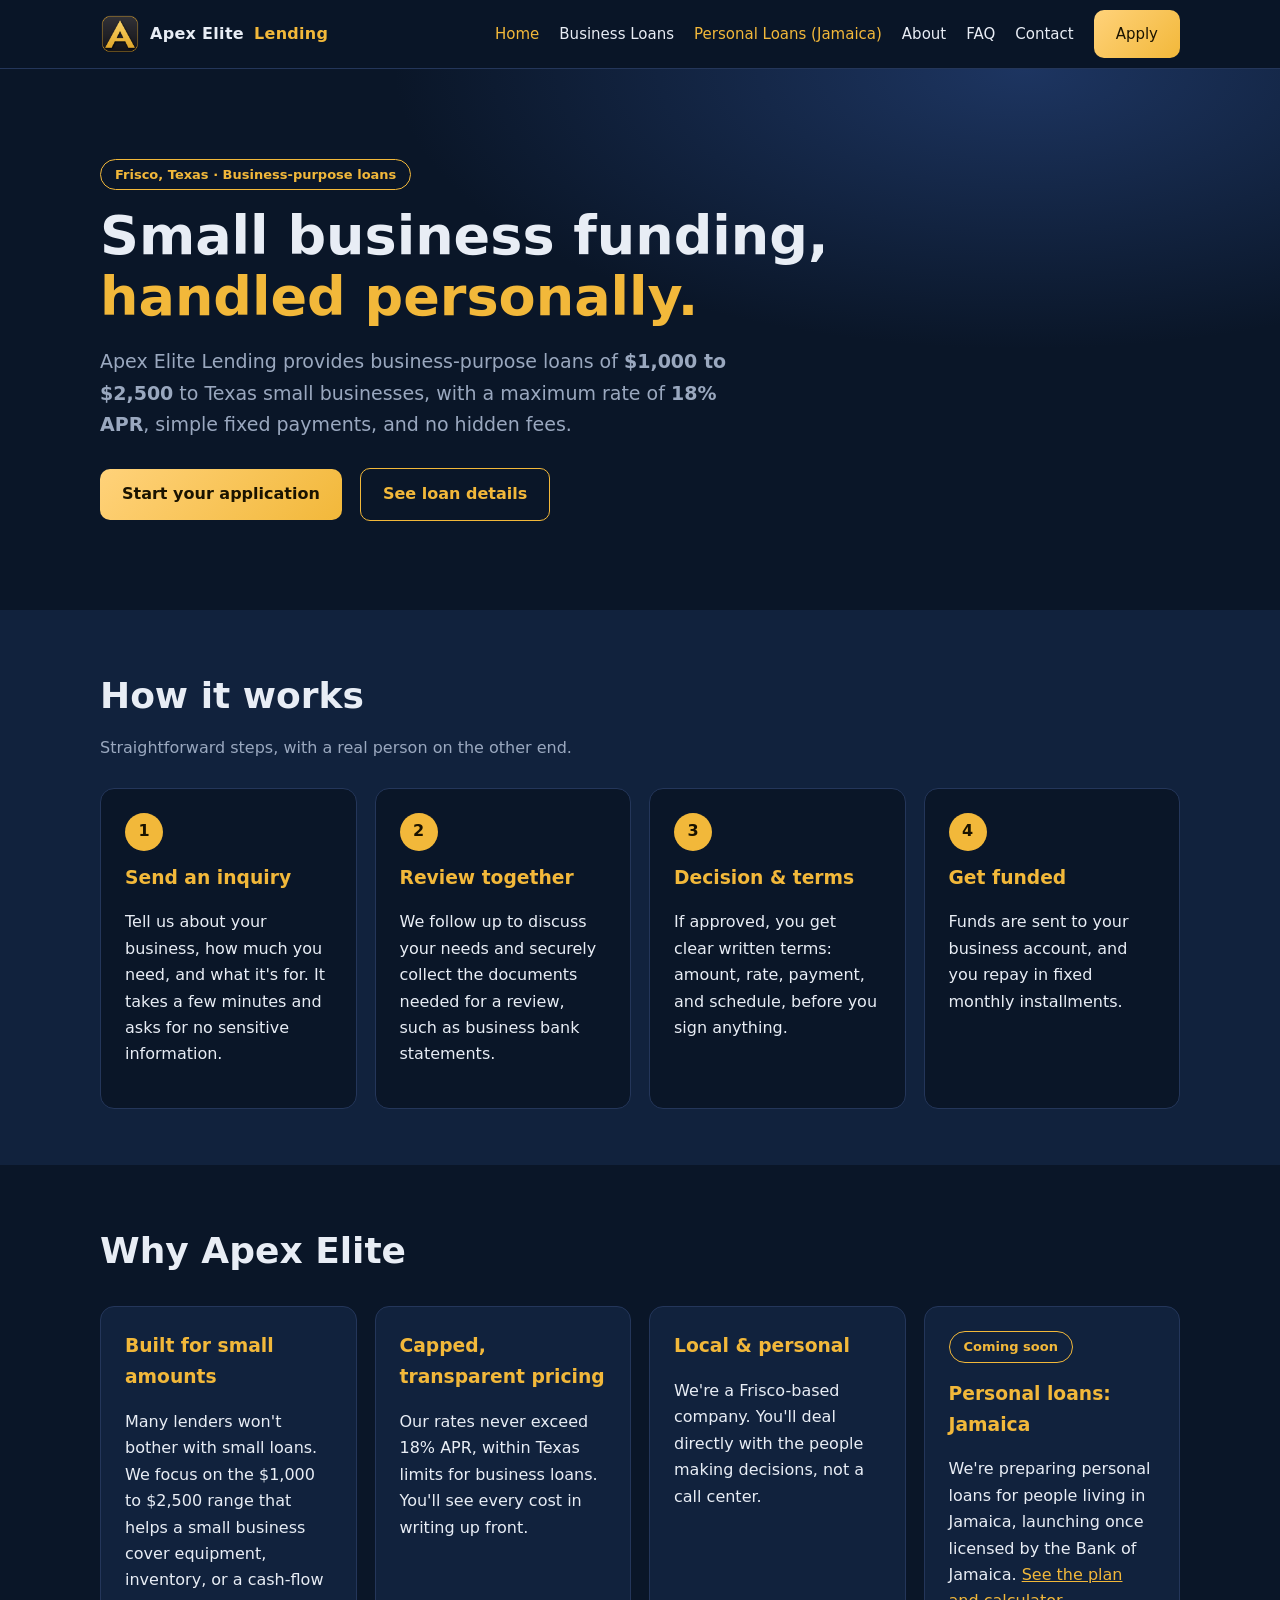
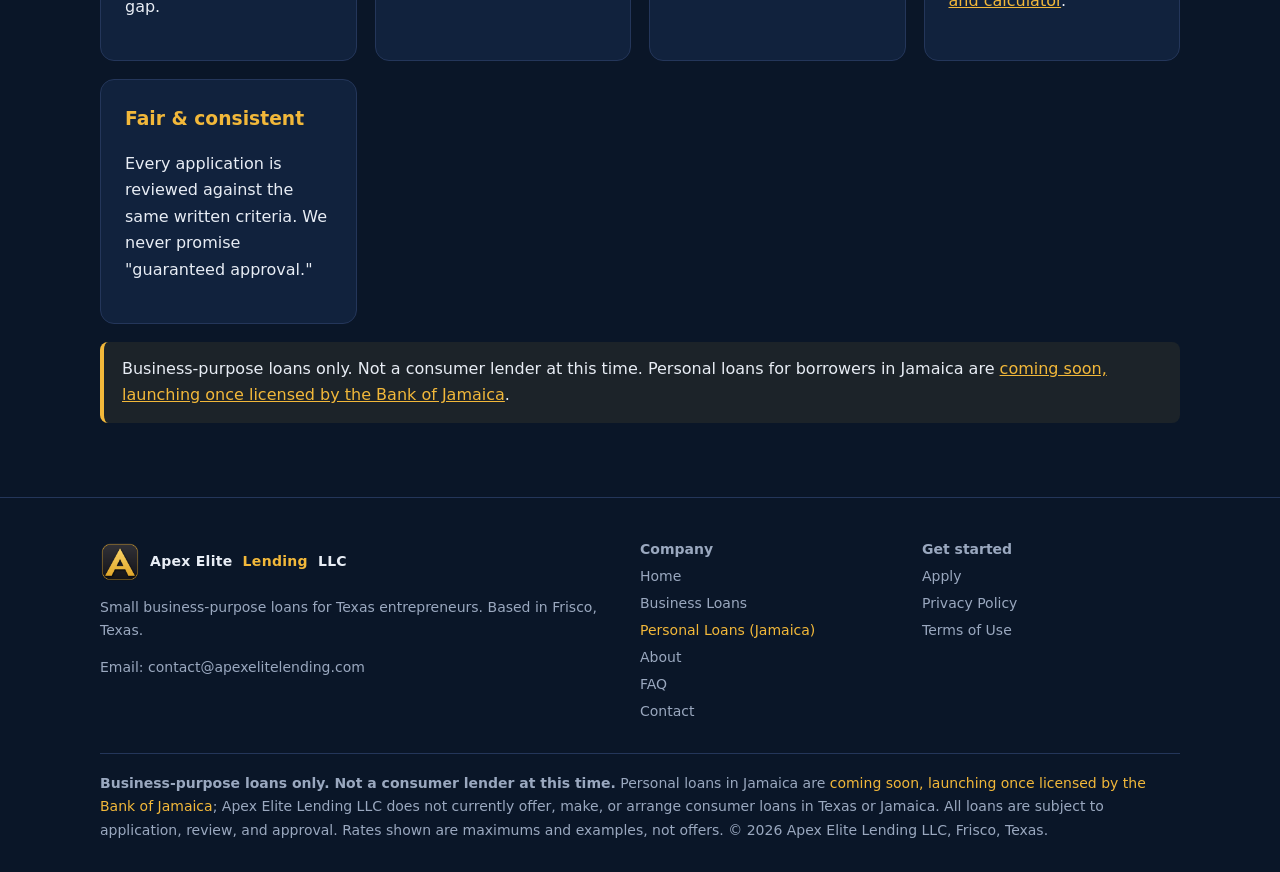
<file: index.html>
<!doctype html><html lang="en"><head><meta charset="utf-8"><meta name="viewport" content="width=device-width,initial-scale=1">
<title>Small Business Loans in Frisco, Texas | Apex Elite Lending LLC</title><meta name="description" content="Apex Elite Lending offers small business-purpose loans of $1,000 to $2,500 at no more than 18% APR."><meta name="theme-color" content="#0a1628">
<meta name="mobile-web-app-capable" content="yes"><meta name="apple-mobile-web-app-capable" content="yes"><meta name="apple-mobile-web-app-title" content="Apex Elite"><meta name="apple-mobile-web-app-status-bar-style" content="black-translucent">
<link rel="icon" href="favicon.png"><link rel="apple-touch-icon" href="apple-touch-icon.png"><link rel="manifest" href="manifest.json"><link rel="stylesheet" href="style.css?v=1"></head><body>
<header><div class="wrap nav"><a class="brand" href="index.html"><img src="logo.png" alt="Apex Elite logo" width="40" height="40">Apex Elite <span>Lending</span></a>
<button id="mt" aria-label="Menu" onclick="document.querySelector('nav.links').classList.toggle('open')">☰</button>
<nav class="links"><a href="index.html" class=on>Home</a><a href="business-loans.html">Business Loans</a><a href="personal-loans-jamaica.html" style="color:var(--gold)">Personal Loans (Jamaica)</a><a href="about.html">About</a><a href="faq.html">FAQ</a><a href="contact.html">Contact</a><a class="btn" href="apply.html">Apply</a></nav></div></header>
<main>
<section class="hero"><div class="wrap"><span class="pill">Frisco, Texas · Business-purpose loans</span>
<h1>Small business funding,<br><em>handled personally.</em></h1>
<p>Apex Elite Lending provides business-purpose loans of <b>$1,000 to $2,500</b> to Texas small businesses, with a maximum rate of <b>18% APR</b>, simple fixed payments, and no hidden fees.</p>
<p style="margin-top:28px"><a class="btn" href="apply.html">Start your application</a> &nbsp; <a class="btn ghost" href="business-loans.html">See loan details</a></p></div></section>
<section class="alt"><div class="wrap"><h2>How it works</h2><p class="lead">Straightforward steps, with a real person on the other end.</p>
<div class="grid"><div class="card"><div class="num">1</div><h3>Send an inquiry</h3><p>Tell us about your business, how much you need, and what it's for. It takes a few minutes and asks for no sensitive information.</p></div>
<div class="card"><div class="num">2</div><h3>Review together</h3><p>We follow up to discuss your needs and securely collect the documents needed for a review, such as business bank statements.</p></div>
<div class="card"><div class="num">3</div><h3>Decision & terms</h3><p>If approved, you get clear written terms: amount, rate, payment, and schedule, before you sign anything.</p></div>
<div class="card"><div class="num">4</div><h3>Get funded</h3><p>Funds are sent to your business account, and you repay in fixed monthly installments.</p></div></div></div></section>
<section><div class="wrap"><h2>Why Apex Elite</h2><div class="grid">
<div class="card"><h3>Built for small amounts</h3><p>Many lenders won't bother with small loans. We focus on the $1,000 to $2,500 range that helps a small business cover equipment, inventory, or a cash-flow gap.</p></div>
<div class="card"><h3>Capped, transparent pricing</h3><p>Our rates never exceed 18% APR, within Texas limits for business loans. You'll see every cost in writing up front.</p></div>
<div class="card"><h3>Local & personal</h3><p>We're a Frisco-based company. You'll deal directly with the people making decisions, not a call center.</p></div>
<div class="card"><span class="pill">Coming soon</span><h3>Personal loans: Jamaica</h3><p>We're preparing personal loans for people living in Jamaica, launching once licensed by the Bank of Jamaica. <a href="personal-loans-jamaica.html">See the plan and calculator</a>.</p></div>
<div class="card"><h3>Fair & consistent</h3><p>Every application is reviewed against the same written criteria. We never promise "guaranteed approval."</p></div></div>
<div class="notice">Business-purpose loans only. Not a consumer lender at this time. Personal loans for borrowers in Jamaica are <a href="personal-loans-jamaica.html">coming soon, launching once licensed by the Bank of Jamaica</a>.</div></div></section></main>
<footer><div class="wrap"><div class="fgrid"><div><a class="brand" href="index.html" style="display:flex"><img src="logo.png" alt="" width="32" height="32">Apex Elite <span>Lending</span> LLC</a>
<p>Small business-purpose loans for Texas entrepreneurs. Based in Frisco, Texas.</p><p>Email: <a style="display:inline" href="mailto:contact@apexelitelending.com">contact@apexelitelending.com</a></p></div>
<div><b>Company</b><a href="index.html">Home</a><a href="business-loans.html">Business Loans</a><a href="personal-loans-jamaica.html" style="color:var(--gold)">Personal Loans (Jamaica)</a><a href="about.html">About</a><a href="faq.html">FAQ</a><a href="contact.html">Contact</a></div><div><b>Get started</b><a href="apply.html">Apply</a><a href="privacy.html">Privacy Policy</a><a href="terms.html">Terms of Use</a></div></div>
<div class="disc"><b>Business-purpose loans only. Not a consumer lender at this time.</b> Personal loans in Jamaica are <a style="display:inline" href="personal-loans-jamaica.html">coming soon, launching once licensed by the Bank of Jamaica</a>; Apex Elite Lending LLC does not currently offer, make, or arrange consumer loans in Texas or Jamaica. All loans are subject to application, review, and approval. Rates shown are maximums and examples, not offers. © 2026 Apex Elite Lending LLC, Frisco, Texas.</div></div></footer>
<script>if('serviceWorker' in navigator){navigator.serviceWorker.register('sw.js').catch(function(){})}</script>
</body></html>
</file>
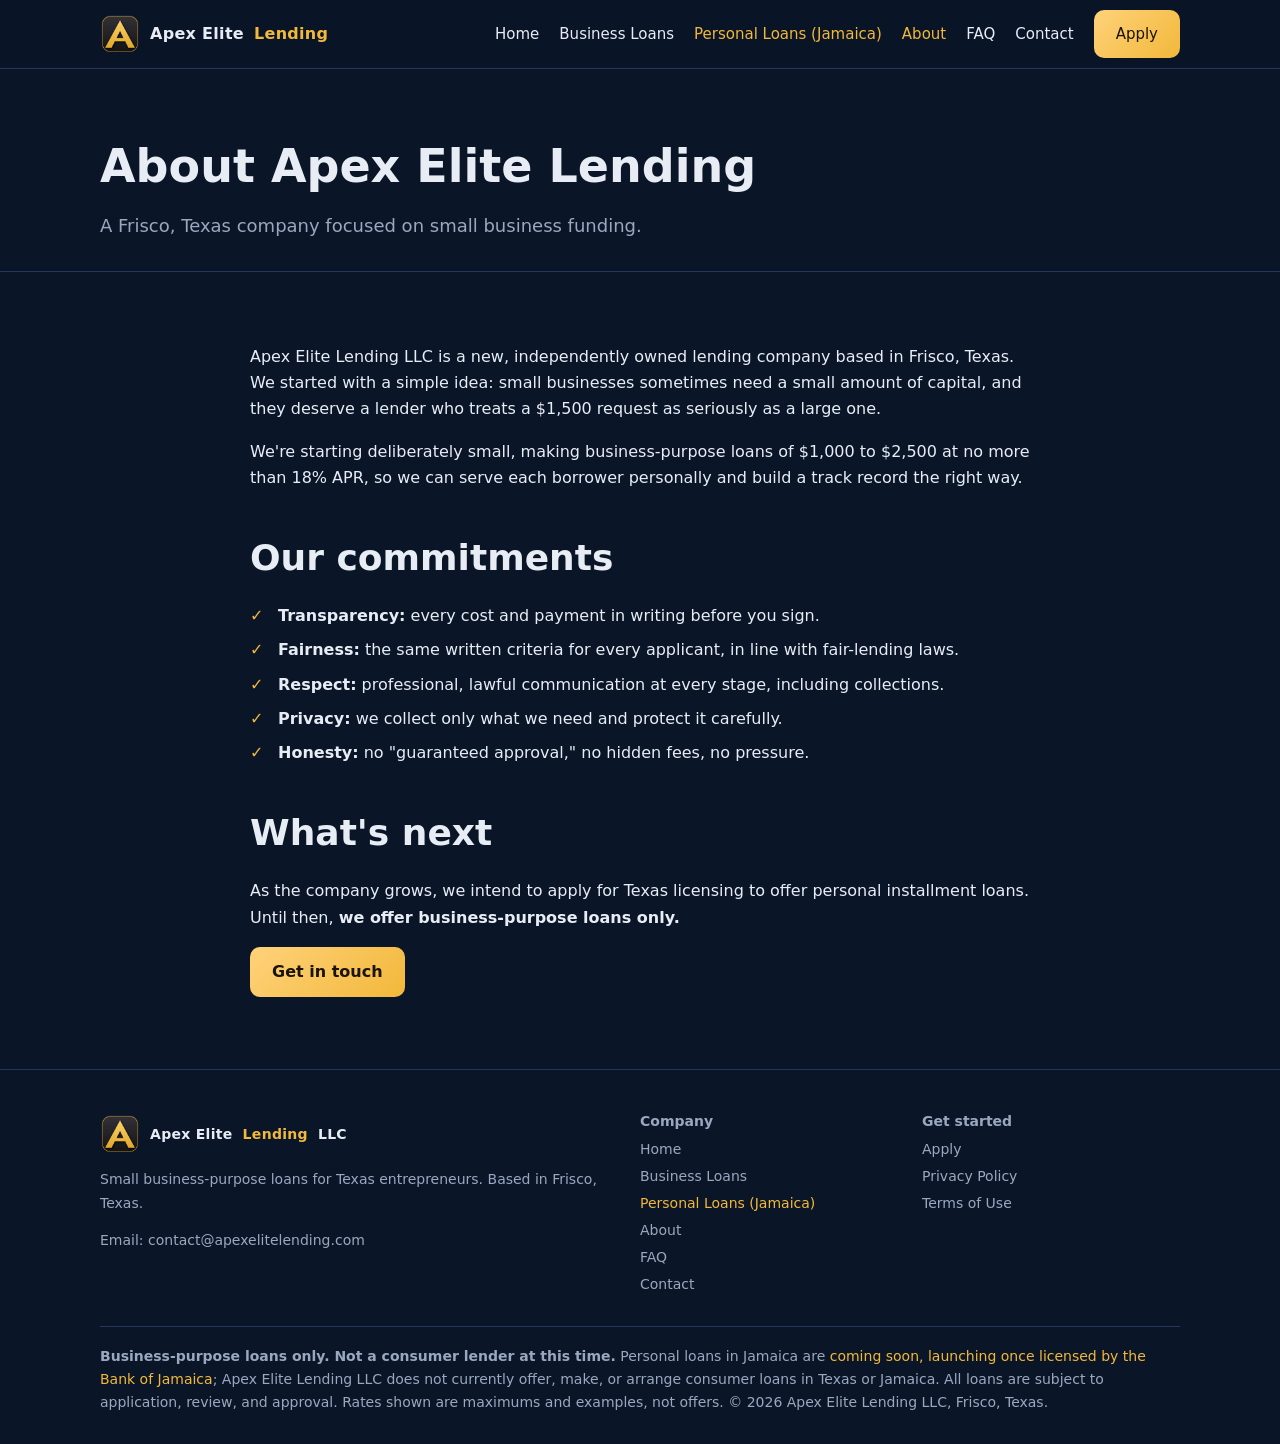
<file: about.html>
<!doctype html><html lang="en"><head><meta charset="utf-8"><meta name="viewport" content="width=device-width,initial-scale=1">
<title>About Us | Apex Elite Lending LLC</title><meta name="description" content="About Apex Elite Lending LLC, a small business lender based in Frisco, Texas."><meta name="theme-color" content="#0a1628">
<meta name="mobile-web-app-capable" content="yes"><meta name="apple-mobile-web-app-capable" content="yes"><meta name="apple-mobile-web-app-title" content="Apex Elite"><meta name="apple-mobile-web-app-status-bar-style" content="black-translucent">
<link rel="icon" href="favicon.png"><link rel="apple-touch-icon" href="apple-touch-icon.png"><link rel="manifest" href="manifest.json"><link rel="stylesheet" href="style.css?v=1"></head><body>
<header><div class="wrap nav"><a class="brand" href="index.html"><img src="logo.png" alt="Apex Elite logo" width="40" height="40">Apex Elite <span>Lending</span></a>
<button id="mt" aria-label="Menu" onclick="document.querySelector('nav.links').classList.toggle('open')">☰</button>
<nav class="links"><a href="index.html">Home</a><a href="business-loans.html">Business Loans</a><a href="personal-loans-jamaica.html" style="color:var(--gold)">Personal Loans (Jamaica)</a><a href="about.html" class=on>About</a><a href="faq.html">FAQ</a><a href="contact.html">Contact</a><a class="btn" href="apply.html">Apply</a></nav></div></header>
<main>
<div class="page-h"><div class="wrap"><h1>About Apex Elite Lending</h1><p>A Frisco, Texas company focused on small business funding.</p></div></div>
<section><div class="wrap" style="max-width:820px"><p>Apex Elite Lending LLC is a new, independently owned lending company based in Frisco, Texas. We started with a simple idea: small businesses sometimes need a small amount of capital, and they deserve a lender who treats a $1,500 request as seriously as a large one.</p>
<p>We're starting deliberately small, making business-purpose loans of $1,000 to $2,500 at no more than 18% APR, so we can serve each borrower personally and build a track record the right way.</p>
<h2 style="margin-top:36px">Our commitments</h2><ul class="check"><li><b>Transparency:</b> every cost and payment in writing before you sign.</li><li><b>Fairness:</b> the same written criteria for every applicant, in line with fair-lending laws.</li><li><b>Respect:</b> professional, lawful communication at every stage, including collections.</li><li><b>Privacy:</b> we collect only what we need and protect it carefully.</li><li><b>Honesty:</b> no "guaranteed approval," no hidden fees, no pressure.</li></ul>
<h2 style="margin-top:36px">What's next</h2><p>As the company grows, we intend to apply for Texas licensing to offer personal installment loans. Until then, <b>we offer business-purpose loans only.</b></p><p><a class="btn" href="contact.html">Get in touch</a></p></div></section></main>
<footer><div class="wrap"><div class="fgrid"><div><a class="brand" href="index.html" style="display:flex"><img src="logo.png" alt="" width="32" height="32">Apex Elite <span>Lending</span> LLC</a>
<p>Small business-purpose loans for Texas entrepreneurs. Based in Frisco, Texas.</p><p>Email: <a style="display:inline" href="mailto:contact@apexelitelending.com">contact@apexelitelending.com</a></p></div>
<div><b>Company</b><a href="index.html">Home</a><a href="business-loans.html">Business Loans</a><a href="personal-loans-jamaica.html" style="color:var(--gold)">Personal Loans (Jamaica)</a><a href="about.html">About</a><a href="faq.html">FAQ</a><a href="contact.html">Contact</a></div><div><b>Get started</b><a href="apply.html">Apply</a><a href="privacy.html">Privacy Policy</a><a href="terms.html">Terms of Use</a></div></div>
<div class="disc"><b>Business-purpose loans only. Not a consumer lender at this time.</b> Personal loans in Jamaica are <a style="display:inline" href="personal-loans-jamaica.html">coming soon, launching once licensed by the Bank of Jamaica</a>; Apex Elite Lending LLC does not currently offer, make, or arrange consumer loans in Texas or Jamaica. All loans are subject to application, review, and approval. Rates shown are maximums and examples, not offers. © 2026 Apex Elite Lending LLC, Frisco, Texas.</div></div></footer>
<script>if('serviceWorker' in navigator){navigator.serviceWorker.register('sw.js').catch(function(){})}</script>
</body></html>
</file>
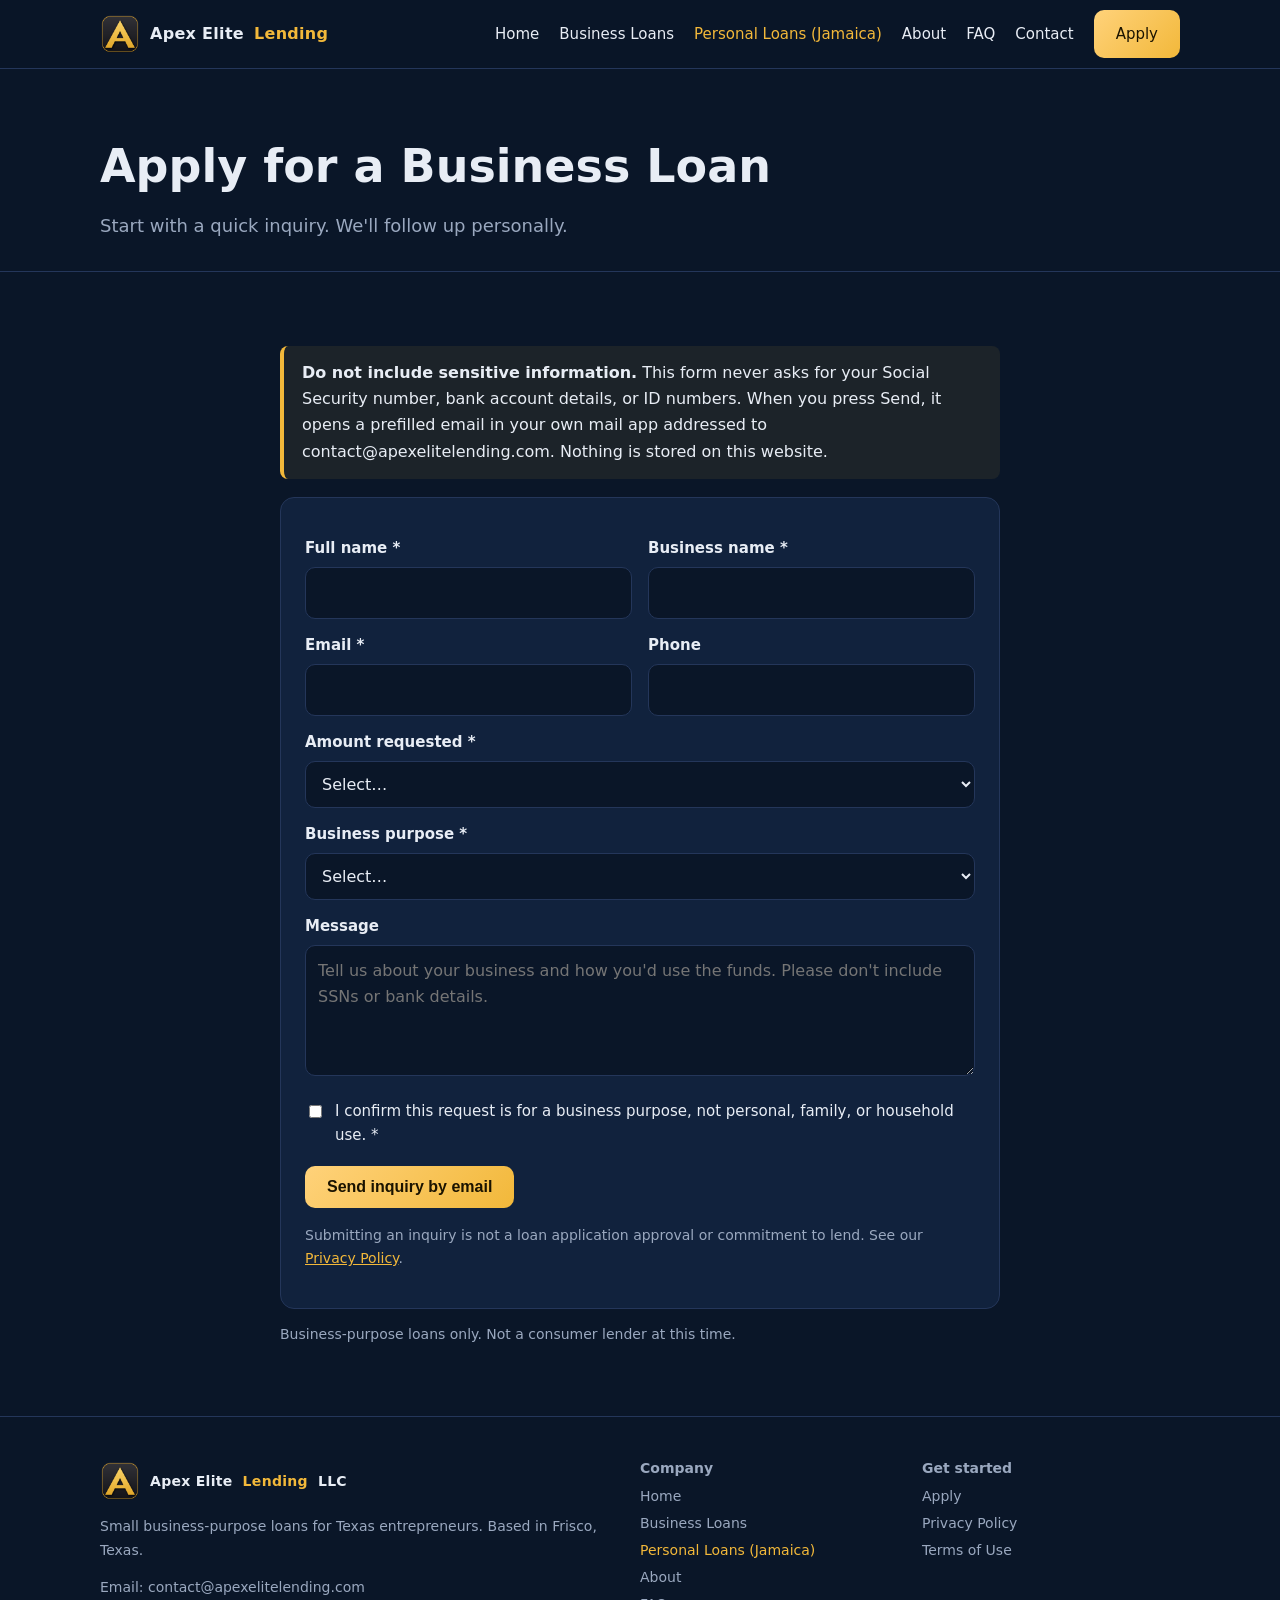
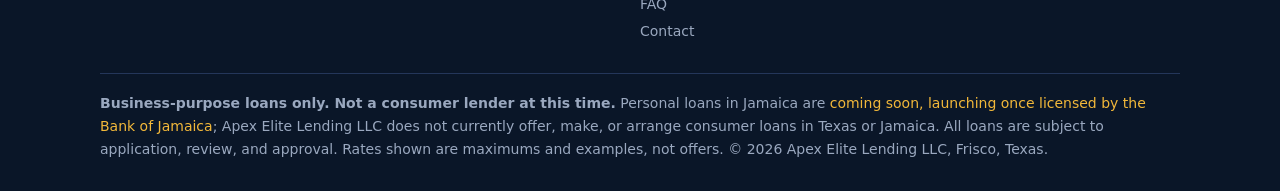
<file: apply.html>
<!doctype html><html lang="en"><head><meta charset="utf-8"><meta name="viewport" content="width=device-width,initial-scale=1">
<title>Apply | Apex Elite Lending LLC</title><meta name="description" content="Start a business-purpose loan inquiry with Apex Elite Lending."><meta name="theme-color" content="#0a1628">
<meta name="mobile-web-app-capable" content="yes"><meta name="apple-mobile-web-app-capable" content="yes"><meta name="apple-mobile-web-app-title" content="Apex Elite"><meta name="apple-mobile-web-app-status-bar-style" content="black-translucent">
<link rel="icon" href="favicon.png"><link rel="apple-touch-icon" href="apple-touch-icon.png"><link rel="manifest" href="manifest.json"><link rel="stylesheet" href="style.css?v=1"></head><body>
<header><div class="wrap nav"><a class="brand" href="index.html"><img src="logo.png" alt="Apex Elite logo" width="40" height="40">Apex Elite <span>Lending</span></a>
<button id="mt" aria-label="Menu" onclick="document.querySelector('nav.links').classList.toggle('open')">☰</button>
<nav class="links"><a href="index.html">Home</a><a href="business-loans.html">Business Loans</a><a href="personal-loans-jamaica.html" style="color:var(--gold)">Personal Loans (Jamaica)</a><a href="about.html">About</a><a href="faq.html">FAQ</a><a href="contact.html">Contact</a><a class="btn" href="apply.html">Apply</a></nav></div></header>
<main>
<div class="page-h"><div class="wrap"><h1>Apply for a Business Loan</h1><p>Start with a quick inquiry. We'll follow up personally.</p></div></div>
<section><div class="wrap" style="max-width:760px"><div class="notice"><b>Do not include sensitive information.</b> This form never asks for your Social Security number, bank account details, or ID numbers. When you press Send, it opens a prefilled email in your own mail app addressed to contact@apexelitelending.com. Nothing is stored on this website.</div>
<form class="card" id="f"><div class="row2"><div><label for="name">Full name *</label><input id="name" required autocomplete="name"></div><div><label for="biz">Business name *</label><input id="biz" required autocomplete="organization"></div>
<div><label for="em">Email *</label><input id="em" type="email" required autocomplete="email"></div><div><label for="ph">Phone</label><input id="ph" type="tel" autocomplete="tel"></div></div>
<label for="amt">Amount requested *</label><select id="amt" required><option value="">Select…</option><option>$1,000</option><option>$1,500</option><option>$2,000</option><option>$2,500</option></select>
<label for="pur">Business purpose *</label><select id="pur" required><option value="">Select…</option><option>Equipment / tools</option><option>Inventory / supplies</option><option>Cash flow</option><option>Marketing</option><option>Other business purpose</option></select>
<label for="msg">Message</label><textarea id="msg" rows="4" placeholder="Tell us about your business and how you'd use the funds. Please don't include SSNs or bank details."></textarea>
<label style="font-weight:400;display:flex;gap:10px;align-items:flex-start"><input type="checkbox" id="bp" required style="width:auto;margin-top:6px"> I confirm this request is for a business purpose, not personal, family, or household use. *</label>
<p style="margin-top:18px"><button class="btn" type="submit">Send inquiry by email</button></p><p class="note">Submitting an inquiry is not a loan application approval or commitment to lend. See our <a href="privacy.html">Privacy Policy</a>.</p></form>
<script>f.addEventListener('submit',e=>{e.preventDefault();const v=id=>document.getElementById(id).value.trim();
const body=`Name: ${v('name')}\nBusiness: ${v('biz')}\nEmail: ${v('em')}\nPhone: ${v('ph')}\nAmount requested: ${v('amt')}\nPurpose: ${v('pur')}\nBusiness-purpose confirmed: Yes\n\nMessage:\n${v('msg')}`;
location.href='mailto:contact@apexelitelending.com?subject='+encodeURIComponent('Business loan inquiry - '+v('biz'))+'&body='+encodeURIComponent(body)});</script>
<p class="note">Business-purpose loans only. Not a consumer lender at this time.</p></div></section></main>
<footer><div class="wrap"><div class="fgrid"><div><a class="brand" href="index.html" style="display:flex"><img src="logo.png" alt="" width="32" height="32">Apex Elite <span>Lending</span> LLC</a>
<p>Small business-purpose loans for Texas entrepreneurs. Based in Frisco, Texas.</p><p>Email: <a style="display:inline" href="mailto:contact@apexelitelending.com">contact@apexelitelending.com</a></p></div>
<div><b>Company</b><a href="index.html">Home</a><a href="business-loans.html">Business Loans</a><a href="personal-loans-jamaica.html" style="color:var(--gold)">Personal Loans (Jamaica)</a><a href="about.html">About</a><a href="faq.html">FAQ</a><a href="contact.html">Contact</a></div><div><b>Get started</b><a href="apply.html">Apply</a><a href="privacy.html">Privacy Policy</a><a href="terms.html">Terms of Use</a></div></div>
<div class="disc"><b>Business-purpose loans only. Not a consumer lender at this time.</b> Personal loans in Jamaica are <a style="display:inline" href="personal-loans-jamaica.html">coming soon, launching once licensed by the Bank of Jamaica</a>; Apex Elite Lending LLC does not currently offer, make, or arrange consumer loans in Texas or Jamaica. All loans are subject to application, review, and approval. Rates shown are maximums and examples, not offers. © 2026 Apex Elite Lending LLC, Frisco, Texas.</div></div></footer>
<script>if('serviceWorker' in navigator){navigator.serviceWorker.register('sw.js').catch(function(){})}</script>
</body></html>
</file>
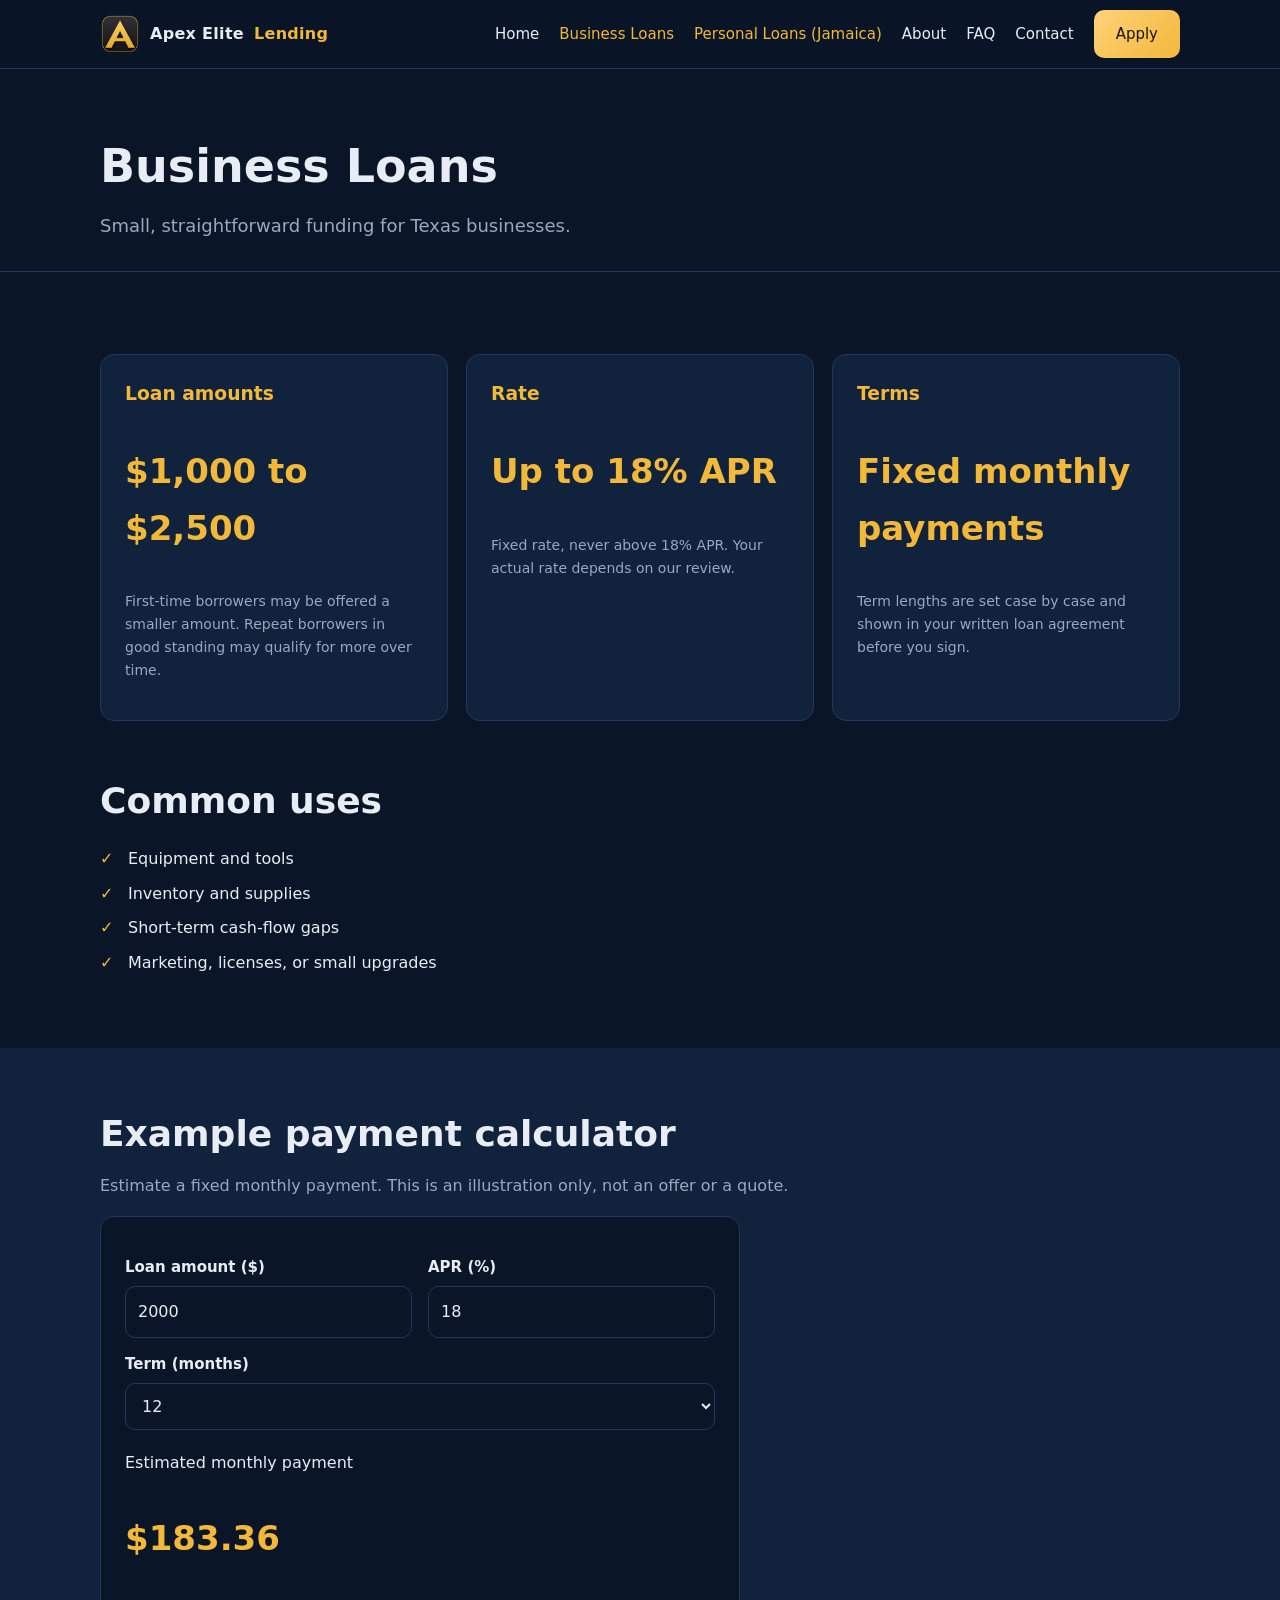
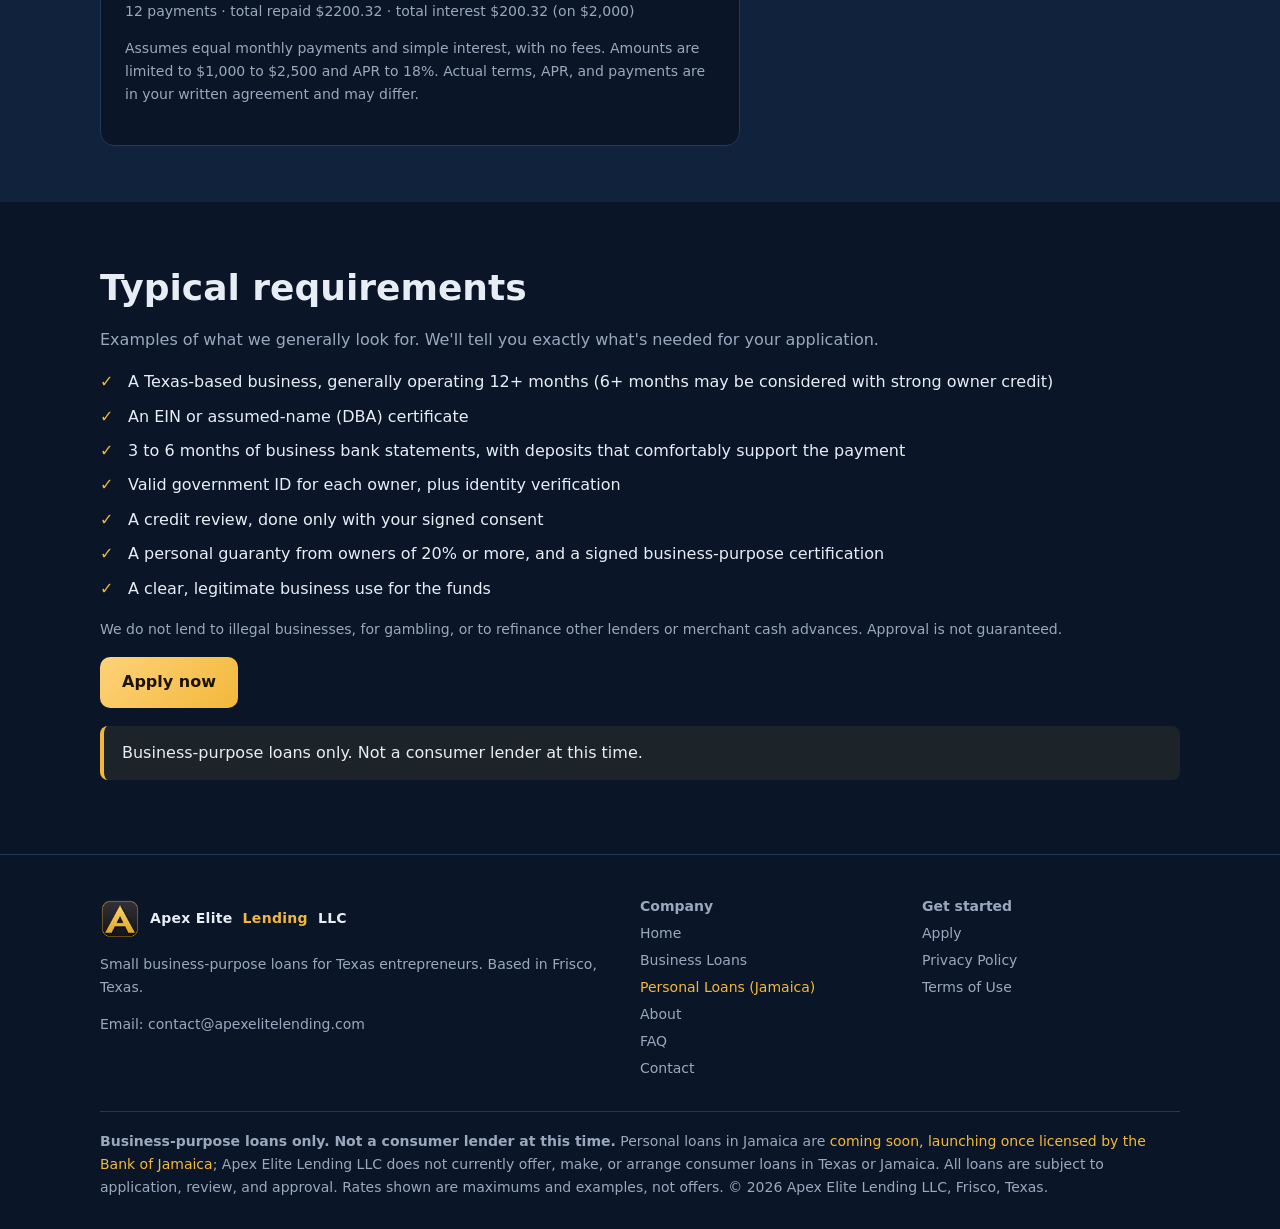
<file: business-loans.html>
<!doctype html><html lang="en"><head><meta charset="utf-8"><meta name="viewport" content="width=device-width,initial-scale=1">
<title>Business Loans | Apex Elite Lending LLC</title><meta name="description" content="Business-purpose loans from $1,000 to $2,500, maximum 18% APR, with an example payment calculator."><meta name="theme-color" content="#0a1628">
<meta name="mobile-web-app-capable" content="yes"><meta name="apple-mobile-web-app-capable" content="yes"><meta name="apple-mobile-web-app-title" content="Apex Elite"><meta name="apple-mobile-web-app-status-bar-style" content="black-translucent">
<link rel="icon" href="favicon.png"><link rel="apple-touch-icon" href="apple-touch-icon.png"><link rel="manifest" href="manifest.json"><link rel="stylesheet" href="style.css?v=1"></head><body>
<header><div class="wrap nav"><a class="brand" href="index.html"><img src="logo.png" alt="Apex Elite logo" width="40" height="40">Apex Elite <span>Lending</span></a>
<button id="mt" aria-label="Menu" onclick="document.querySelector('nav.links').classList.toggle('open')">☰</button>
<nav class="links"><a href="index.html">Home</a><a href="business-loans.html" class=on>Business Loans</a><a href="personal-loans-jamaica.html" style="color:var(--gold)">Personal Loans (Jamaica)</a><a href="about.html">About</a><a href="faq.html">FAQ</a><a href="contact.html">Contact</a><a class="btn" href="apply.html">Apply</a></nav></div></header>
<main>
<div class="page-h"><div class="wrap"><h1>Business Loans</h1><p>Small, straightforward funding for Texas businesses.</p></div></div>
<section><div class="wrap"><div class="grid"><div class="card"><h3>Loan amounts</h3><p class="out">$1,000 to $2,500</p><p class="note">First-time borrowers may be offered a smaller amount. Repeat borrowers in good standing may qualify for more over time.</p></div>
<div class="card"><h3>Rate</h3><p class="out">Up to 18% APR</p><p class="note">Fixed rate, never above 18% APR. Your actual rate depends on our review.</p></div>
<div class="card"><h3>Terms</h3><p class="out">Fixed monthly payments</p><p class="note">Term lengths are set case by case and shown in your written loan agreement before you sign.</p></div></div>
<h2 style="margin-top:50px">Common uses</h2><ul class="check"><li>Equipment and tools</li><li>Inventory and supplies</li><li>Short-term cash-flow gaps</li><li>Marketing, licenses, or small upgrades</li></ul></div></section>
<section class="alt" id="calculator"><div class="wrap"><h2>Example payment calculator</h2><p class="lead">Estimate a fixed monthly payment. This is an illustration only, not an offer or a quote.</p>
<div class="card" style="max-width:640px"><div class="row2"><div><label for="amt">Loan amount ($)</label><input id="amt" type="number" min="1000" max="2500" step="100" value="2000"></div>
<div><label for="apr">APR (%)</label><input id="apr" type="number" min="0" max="18" step="0.5" value="18"></div></div>
<label for="term">Term (months)</label><select id="term"><option>3</option><option>6</option><option selected>12</option><option>18</option><option>24</option></select>
<p style="margin-top:20px">Estimated monthly payment</p><p class="out" id="pay">-</p><p id="tot" class="note"></p>
<p class="note">Assumes equal monthly payments and simple interest, with no fees. Amounts are limited to $1,000 to $2,500 and APR to 18%. Actual terms, APR, and payments are in your written agreement and may differ.</p></div>
<script>
function calc(){let a=Math.min(2500,Math.max(1000,+amt.value||0)),r=Math.min(18,Math.max(0,+apr.value||0))/1200,n=+term.value;
let p=r?a*r/(1-Math.pow(1+r,-n)):a/n;pay.textContent='$'+p.toFixed(2);tot.textContent=`${n} payments · total repaid $${(p*n).toFixed(2)} · total interest $${(p*n-a).toFixed(2)} (on $${a.toLocaleString()})`}
['amt','apr','term'].forEach(i=>document.getElementById(i).addEventListener('input',calc));calc();</script></div></section>
<section><div class="wrap"><h2>Typical requirements</h2><p class="lead">Examples of what we generally look for. We'll tell you exactly what's needed for your application.</p>
<ul class="check"><li>A Texas-based business, generally operating 12+ months (6+ months may be considered with strong owner credit)</li>
<li>An EIN or assumed-name (DBA) certificate</li><li>3 to 6 months of business bank statements, with deposits that comfortably support the payment</li>
<li>Valid government ID for each owner, plus identity verification</li><li>A credit review, done only with your signed consent</li>
<li>A personal guaranty from owners of 20% or more, and a signed business-purpose certification</li><li>A clear, legitimate business use for the funds</li></ul>
<p class="note">We do not lend to illegal businesses, for gambling, or to refinance other lenders or merchant cash advances. Approval is not guaranteed.</p>
<p><a class="btn" href="apply.html">Apply now</a></p><div class="notice">Business-purpose loans only. Not a consumer lender at this time.</div></div></section></main>
<footer><div class="wrap"><div class="fgrid"><div><a class="brand" href="index.html" style="display:flex"><img src="logo.png" alt="" width="32" height="32">Apex Elite <span>Lending</span> LLC</a>
<p>Small business-purpose loans for Texas entrepreneurs. Based in Frisco, Texas.</p><p>Email: <a style="display:inline" href="mailto:contact@apexelitelending.com">contact@apexelitelending.com</a></p></div>
<div><b>Company</b><a href="index.html">Home</a><a href="business-loans.html">Business Loans</a><a href="personal-loans-jamaica.html" style="color:var(--gold)">Personal Loans (Jamaica)</a><a href="about.html">About</a><a href="faq.html">FAQ</a><a href="contact.html">Contact</a></div><div><b>Get started</b><a href="apply.html">Apply</a><a href="privacy.html">Privacy Policy</a><a href="terms.html">Terms of Use</a></div></div>
<div class="disc"><b>Business-purpose loans only. Not a consumer lender at this time.</b> Personal loans in Jamaica are <a style="display:inline" href="personal-loans-jamaica.html">coming soon, launching once licensed by the Bank of Jamaica</a>; Apex Elite Lending LLC does not currently offer, make, or arrange consumer loans in Texas or Jamaica. All loans are subject to application, review, and approval. Rates shown are maximums and examples, not offers. © 2026 Apex Elite Lending LLC, Frisco, Texas.</div></div></footer>
<script>if('serviceWorker' in navigator){navigator.serviceWorker.register('sw.js').catch(function(){})}</script>
</body></html>
</file>
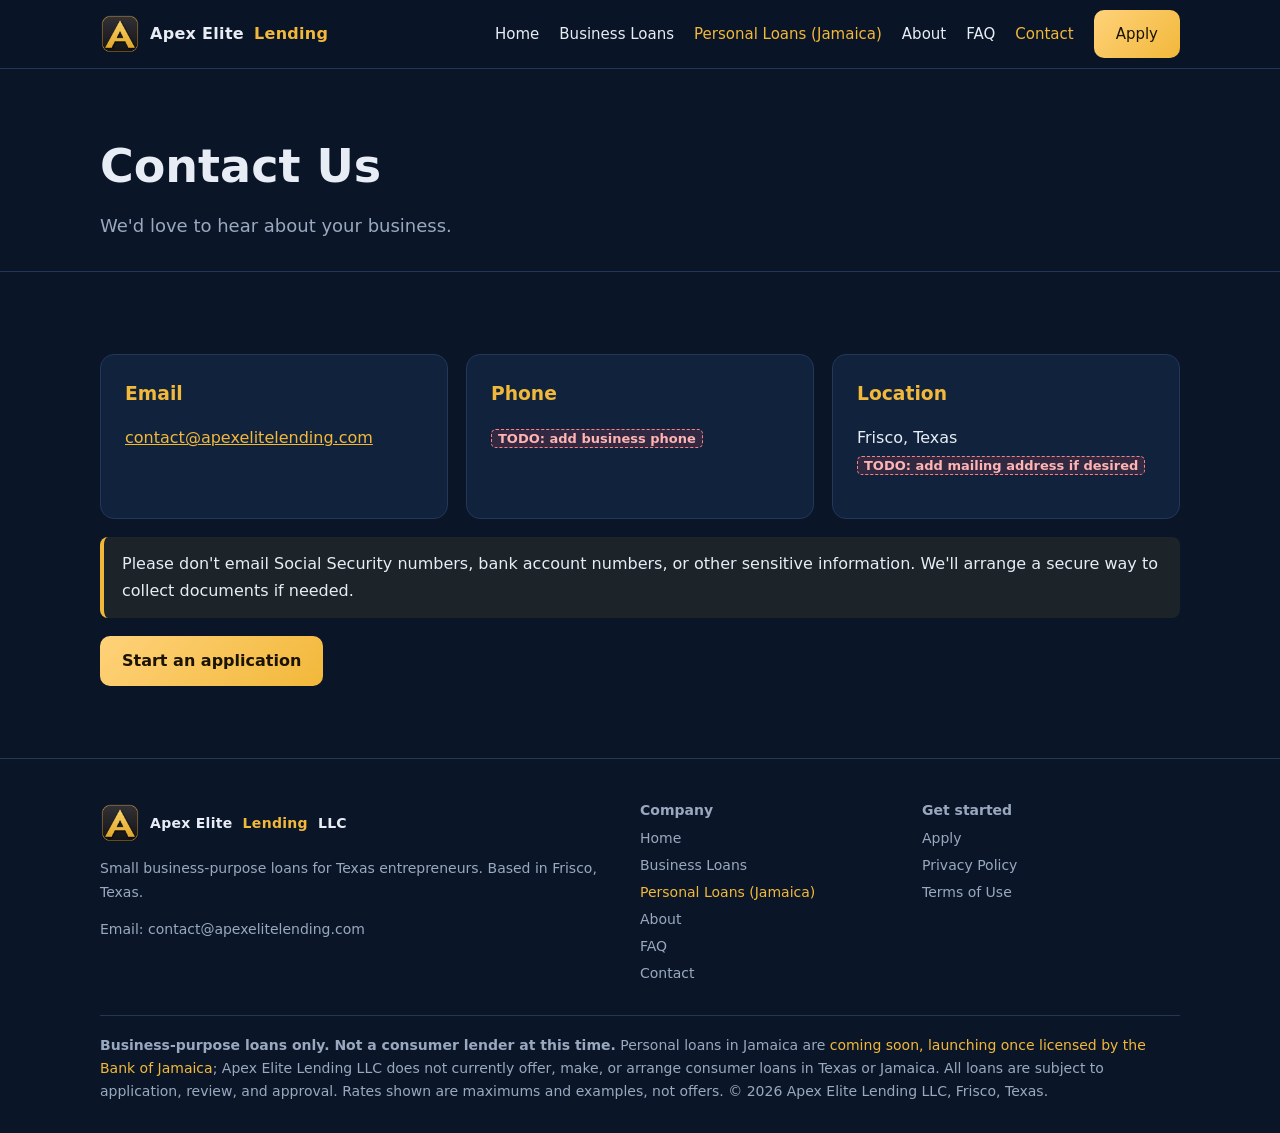
<file: contact.html>
<!doctype html><html lang="en"><head><meta charset="utf-8"><meta name="viewport" content="width=device-width,initial-scale=1">
<title>Contact | Apex Elite Lending LLC</title><meta name="description" content="Contact Apex Elite Lending LLC in Frisco, Texas."><meta name="theme-color" content="#0a1628">
<meta name="mobile-web-app-capable" content="yes"><meta name="apple-mobile-web-app-capable" content="yes"><meta name="apple-mobile-web-app-title" content="Apex Elite"><meta name="apple-mobile-web-app-status-bar-style" content="black-translucent">
<link rel="icon" href="favicon.png"><link rel="apple-touch-icon" href="apple-touch-icon.png"><link rel="manifest" href="manifest.json"><link rel="stylesheet" href="style.css?v=1"></head><body>
<header><div class="wrap nav"><a class="brand" href="index.html"><img src="logo.png" alt="Apex Elite logo" width="40" height="40">Apex Elite <span>Lending</span></a>
<button id="mt" aria-label="Menu" onclick="document.querySelector('nav.links').classList.toggle('open')">☰</button>
<nav class="links"><a href="index.html">Home</a><a href="business-loans.html">Business Loans</a><a href="personal-loans-jamaica.html" style="color:var(--gold)">Personal Loans (Jamaica)</a><a href="about.html">About</a><a href="faq.html">FAQ</a><a href="contact.html" class=on>Contact</a><a class="btn" href="apply.html">Apply</a></nav></div></header>
<main>
<div class="page-h"><div class="wrap"><h1>Contact Us</h1><p>We'd love to hear about your business.</p></div></div>
<section><div class="wrap"><div class="grid"><div class="card"><h3>Email</h3><p><a href="mailto:contact@apexelitelending.com">contact@apexelitelending.com</a></p></div>
<div class="card"><h3>Phone</h3><p><span class="todo">TODO: add business phone</span></p></div>
<div class="card"><h3>Location</h3><p>Frisco, Texas<br><span class="todo">TODO: add mailing address if desired</span></p></div></div>
<div class="notice">Please don't email Social Security numbers, bank account numbers, or other sensitive information. We'll arrange a secure way to collect documents if needed.</div>
<p><a class="btn" href="apply.html">Start an application</a></p></div></section></main>
<footer><div class="wrap"><div class="fgrid"><div><a class="brand" href="index.html" style="display:flex"><img src="logo.png" alt="" width="32" height="32">Apex Elite <span>Lending</span> LLC</a>
<p>Small business-purpose loans for Texas entrepreneurs. Based in Frisco, Texas.</p><p>Email: <a style="display:inline" href="mailto:contact@apexelitelending.com">contact@apexelitelending.com</a></p></div>
<div><b>Company</b><a href="index.html">Home</a><a href="business-loans.html">Business Loans</a><a href="personal-loans-jamaica.html" style="color:var(--gold)">Personal Loans (Jamaica)</a><a href="about.html">About</a><a href="faq.html">FAQ</a><a href="contact.html">Contact</a></div><div><b>Get started</b><a href="apply.html">Apply</a><a href="privacy.html">Privacy Policy</a><a href="terms.html">Terms of Use</a></div></div>
<div class="disc"><b>Business-purpose loans only. Not a consumer lender at this time.</b> Personal loans in Jamaica are <a style="display:inline" href="personal-loans-jamaica.html">coming soon, launching once licensed by the Bank of Jamaica</a>; Apex Elite Lending LLC does not currently offer, make, or arrange consumer loans in Texas or Jamaica. All loans are subject to application, review, and approval. Rates shown are maximums and examples, not offers. © 2026 Apex Elite Lending LLC, Frisco, Texas.</div></div></footer>
<script>if('serviceWorker' in navigator){navigator.serviceWorker.register('sw.js').catch(function(){})}</script>
</body></html>
</file>
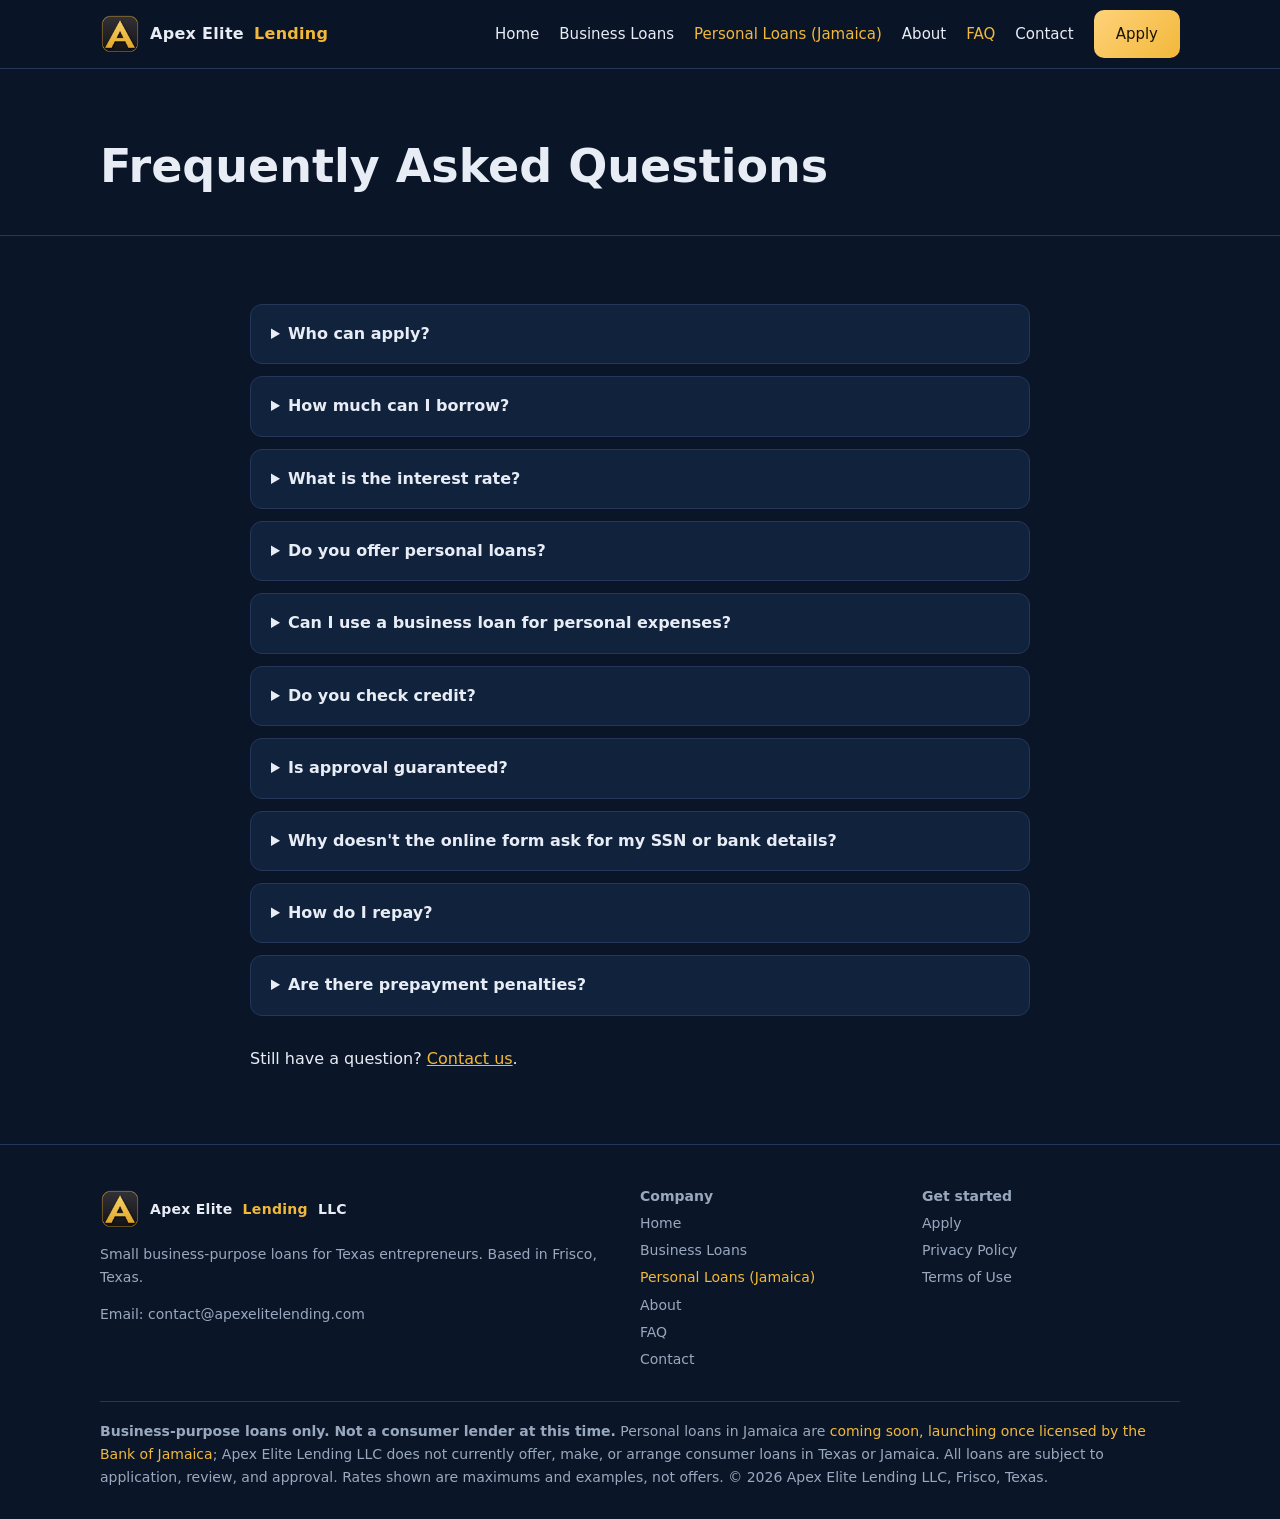
<file: faq.html>
<!doctype html><html lang="en"><head><meta charset="utf-8"><meta name="viewport" content="width=device-width,initial-scale=1">
<title>FAQ | Apex Elite Lending LLC</title><meta name="description" content="Frequently asked questions about Apex Elite Lending business loans."><meta name="theme-color" content="#0a1628">
<meta name="mobile-web-app-capable" content="yes"><meta name="apple-mobile-web-app-capable" content="yes"><meta name="apple-mobile-web-app-title" content="Apex Elite"><meta name="apple-mobile-web-app-status-bar-style" content="black-translucent">
<link rel="icon" href="favicon.png"><link rel="apple-touch-icon" href="apple-touch-icon.png"><link rel="manifest" href="manifest.json"><link rel="stylesheet" href="style.css?v=1"></head><body>
<header><div class="wrap nav"><a class="brand" href="index.html"><img src="logo.png" alt="Apex Elite logo" width="40" height="40">Apex Elite <span>Lending</span></a>
<button id="mt" aria-label="Menu" onclick="document.querySelector('nav.links').classList.toggle('open')">☰</button>
<nav class="links"><a href="index.html">Home</a><a href="business-loans.html">Business Loans</a><a href="personal-loans-jamaica.html" style="color:var(--gold)">Personal Loans (Jamaica)</a><a href="about.html">About</a><a href="faq.html" class=on>FAQ</a><a href="contact.html">Contact</a><a class="btn" href="apply.html">Apply</a></nav></div></header>
<main><div class="page-h"><div class="wrap"><h1>Frequently Asked Questions</h1></div></div><section><div class="wrap" style="max-width:820px"><details><summary>Who can apply?</summary><p>Texas small businesses and business owners who need funds for a business purpose, such as equipment, inventory, or cash flow.</p></details><details><summary>How much can I borrow?</summary><p>Business-purpose loans currently range from $1,000 to $2,500. First-time borrowers may be offered a smaller amount.</p></details><details><summary>What is the interest rate?</summary><p>Rates are fixed and never exceed 18% APR. Your rate depends on our review and appears in your written agreement before you sign.</p></details><details><summary>Do you offer personal loans?</summary><p>Not yet. Personal loans for borrowers in Jamaica are coming soon, launching once licensed by the Bank of Jamaica. Personal loans in Texas still need Texas licensing. Today we make business-purpose loans only and are not a consumer lender. See <a href="personal-loans-jamaica.html">Personal Loans: Jamaica</a>.</p></details><details><summary>Can I use a business loan for personal expenses?</summary><p>No. Loans must be used primarily for business purposes, and you'll sign a business-purpose certification.</p></details><details><summary>Do you check credit?</summary><p>We may review credit as part of underwriting, only with your signed consent. A credit history alone doesn't decide an application.</p></details><details><summary>Is approval guaranteed?</summary><p>No. Every application is reviewed against the same written criteria, and approval is never guaranteed.</p></details><details><summary>Why doesn't the online form ask for my SSN or bank details?</summary><p>To protect you. The website form only starts the conversation. If we move forward, we'll collect any sensitive documents through a secure method, never by regular email or website form.</p></details><details><summary>How do I repay?</summary><p>Through fixed monthly payments on a set schedule. Automatic payments may be available with your written authorization, which you can revoke.</p></details><details><summary>Are there prepayment penalties?</summary><p>Prepayment terms will be stated in your loan agreement. Ask us before you apply.</p></details><p style="margin-top:30px">Still have a question? <a href="contact.html">Contact us</a>.</p></div></section></main>
<footer><div class="wrap"><div class="fgrid"><div><a class="brand" href="index.html" style="display:flex"><img src="logo.png" alt="" width="32" height="32">Apex Elite <span>Lending</span> LLC</a>
<p>Small business-purpose loans for Texas entrepreneurs. Based in Frisco, Texas.</p><p>Email: <a style="display:inline" href="mailto:contact@apexelitelending.com">contact@apexelitelending.com</a></p></div>
<div><b>Company</b><a href="index.html">Home</a><a href="business-loans.html">Business Loans</a><a href="personal-loans-jamaica.html" style="color:var(--gold)">Personal Loans (Jamaica)</a><a href="about.html">About</a><a href="faq.html">FAQ</a><a href="contact.html">Contact</a></div><div><b>Get started</b><a href="apply.html">Apply</a><a href="privacy.html">Privacy Policy</a><a href="terms.html">Terms of Use</a></div></div>
<div class="disc"><b>Business-purpose loans only. Not a consumer lender at this time.</b> Personal loans in Jamaica are <a style="display:inline" href="personal-loans-jamaica.html">coming soon, launching once licensed by the Bank of Jamaica</a>; Apex Elite Lending LLC does not currently offer, make, or arrange consumer loans in Texas or Jamaica. All loans are subject to application, review, and approval. Rates shown are maximums and examples, not offers. © 2026 Apex Elite Lending LLC, Frisco, Texas.</div></div></footer>
<script>if('serviceWorker' in navigator){navigator.serviceWorker.register('sw.js').catch(function(){})}</script>
</body></html>
</file>
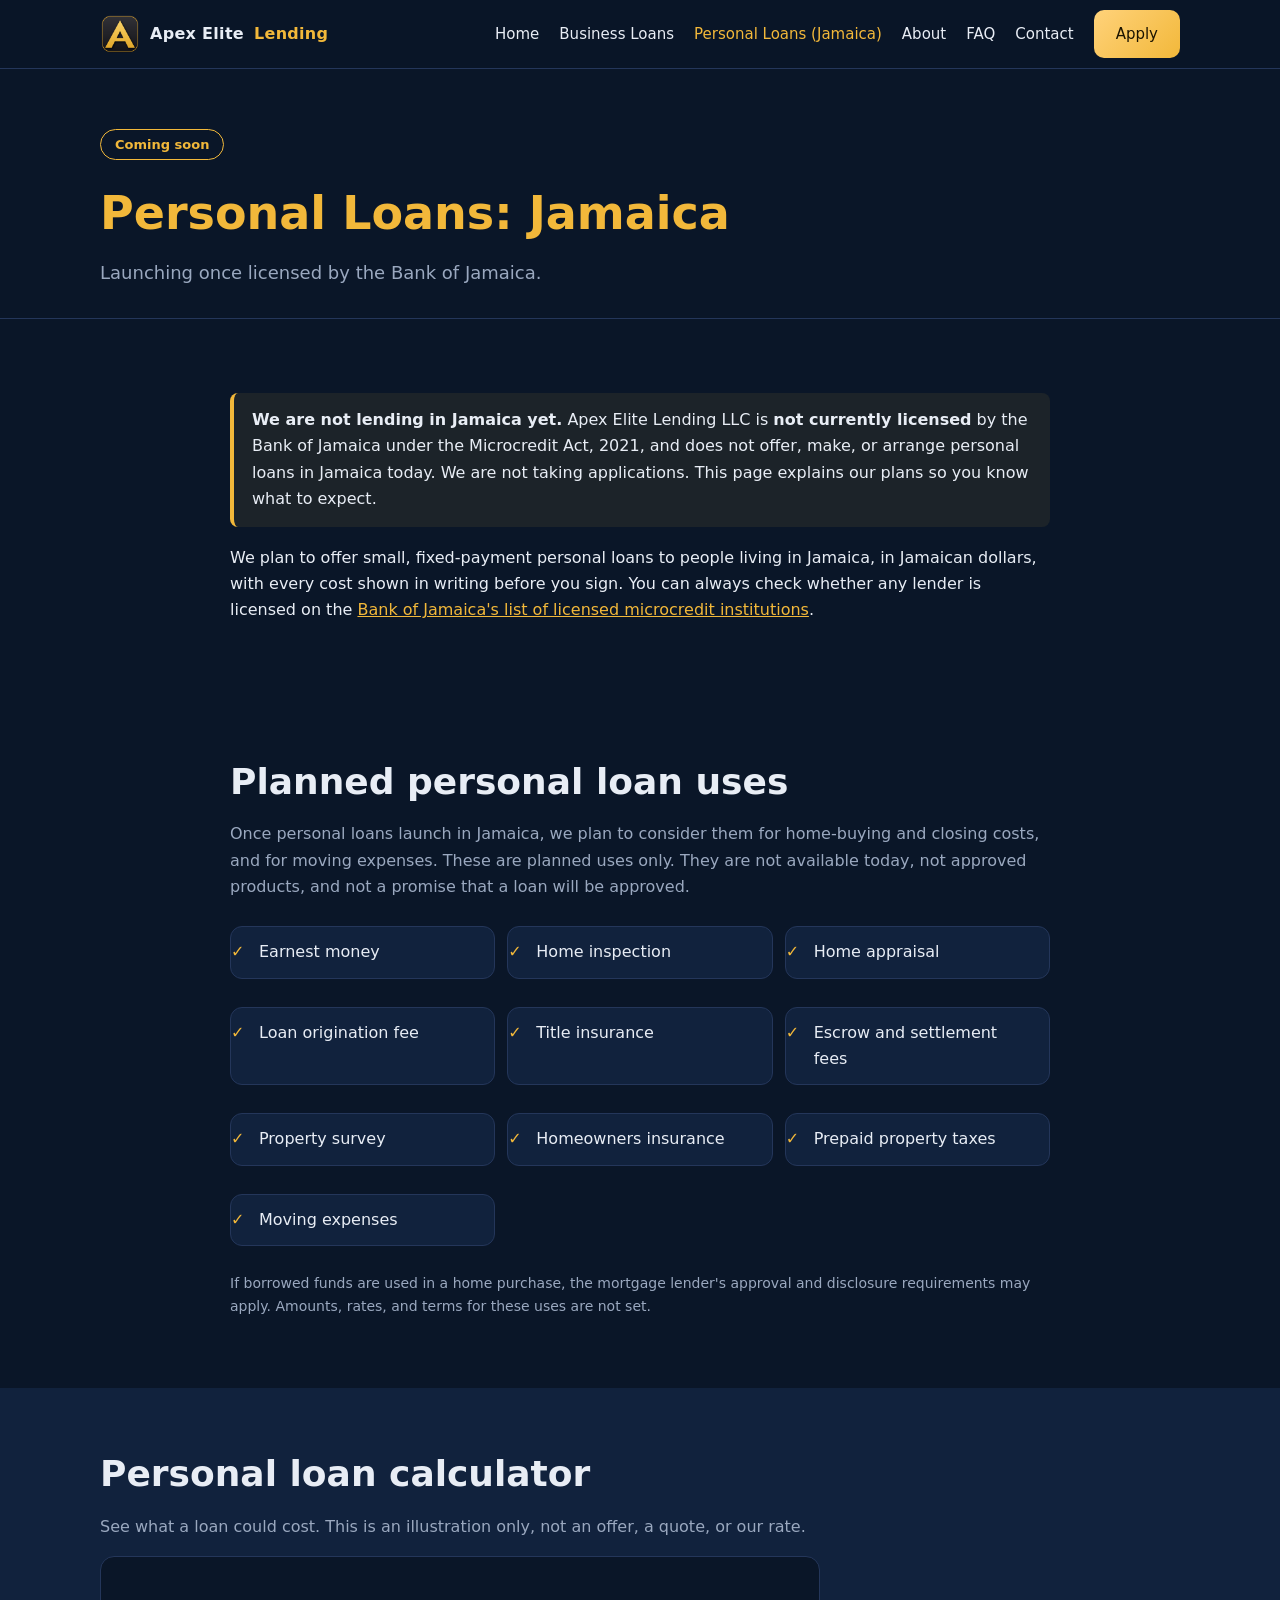
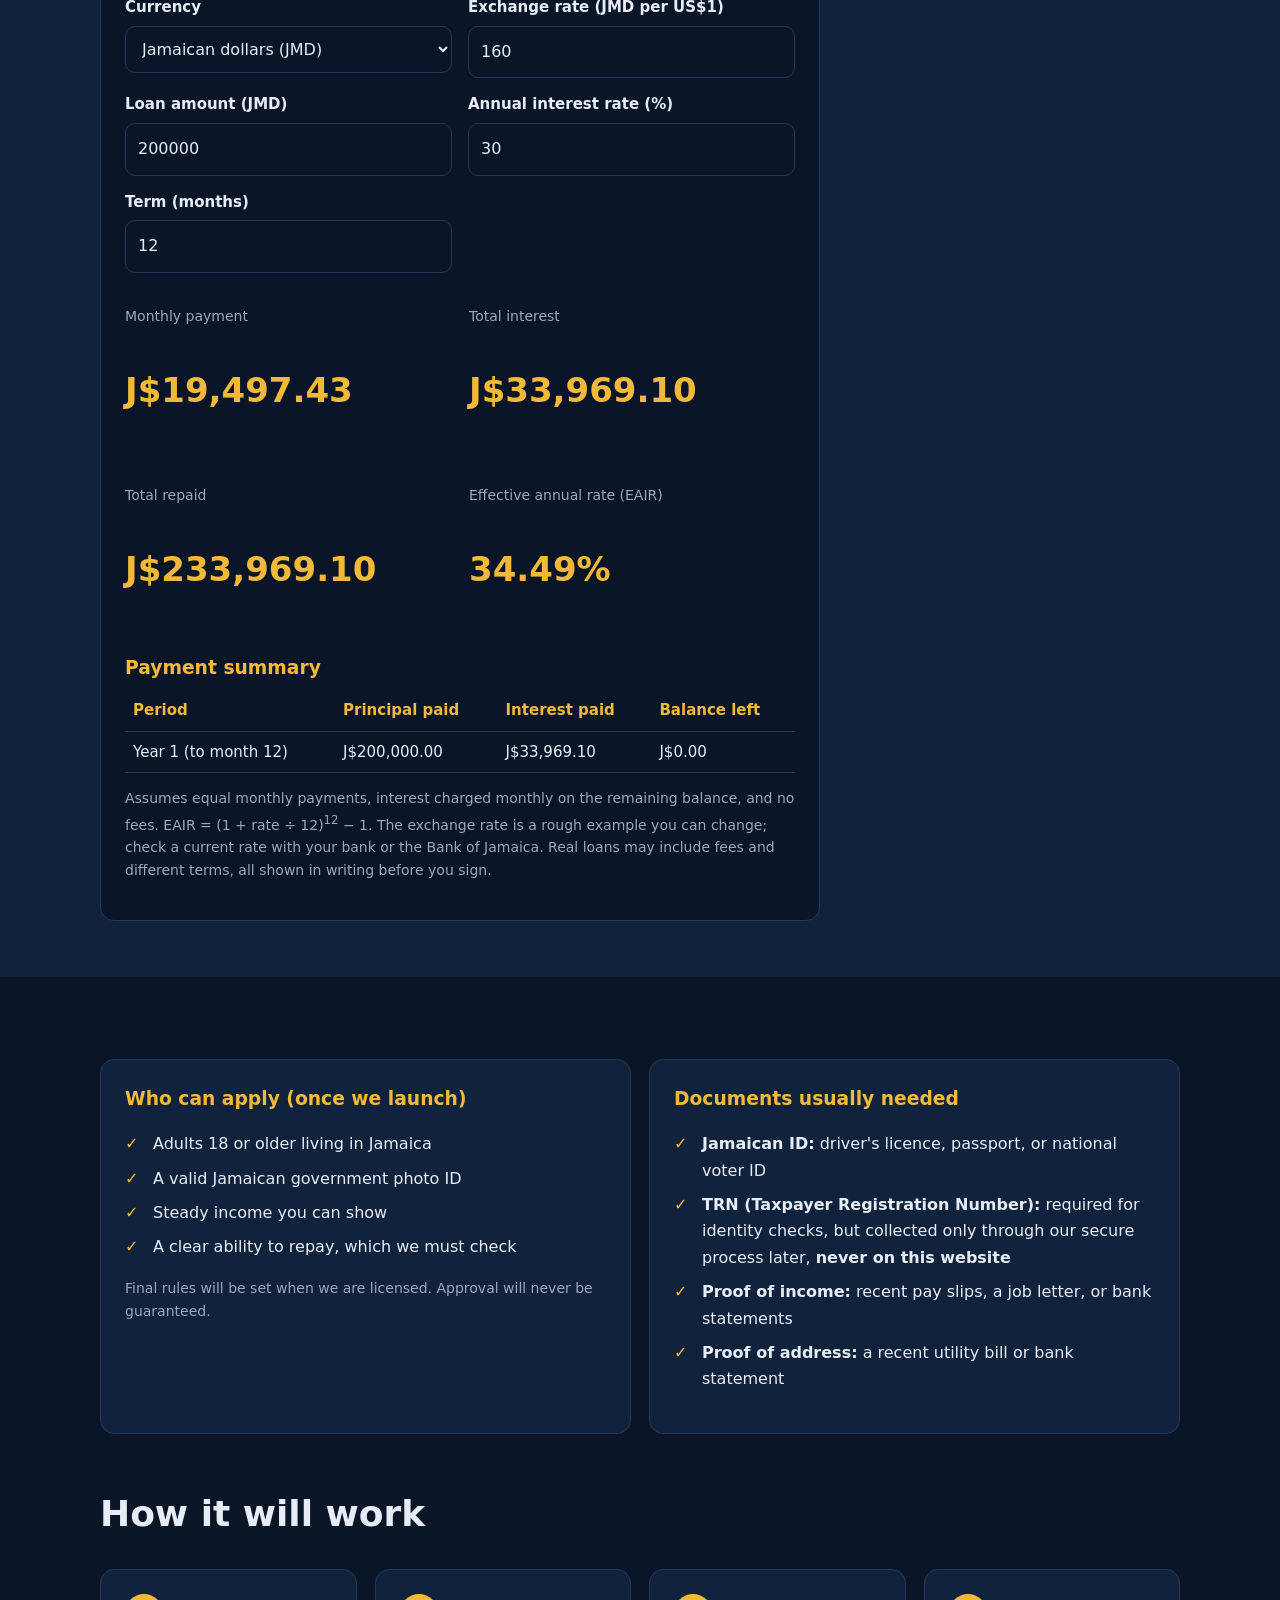
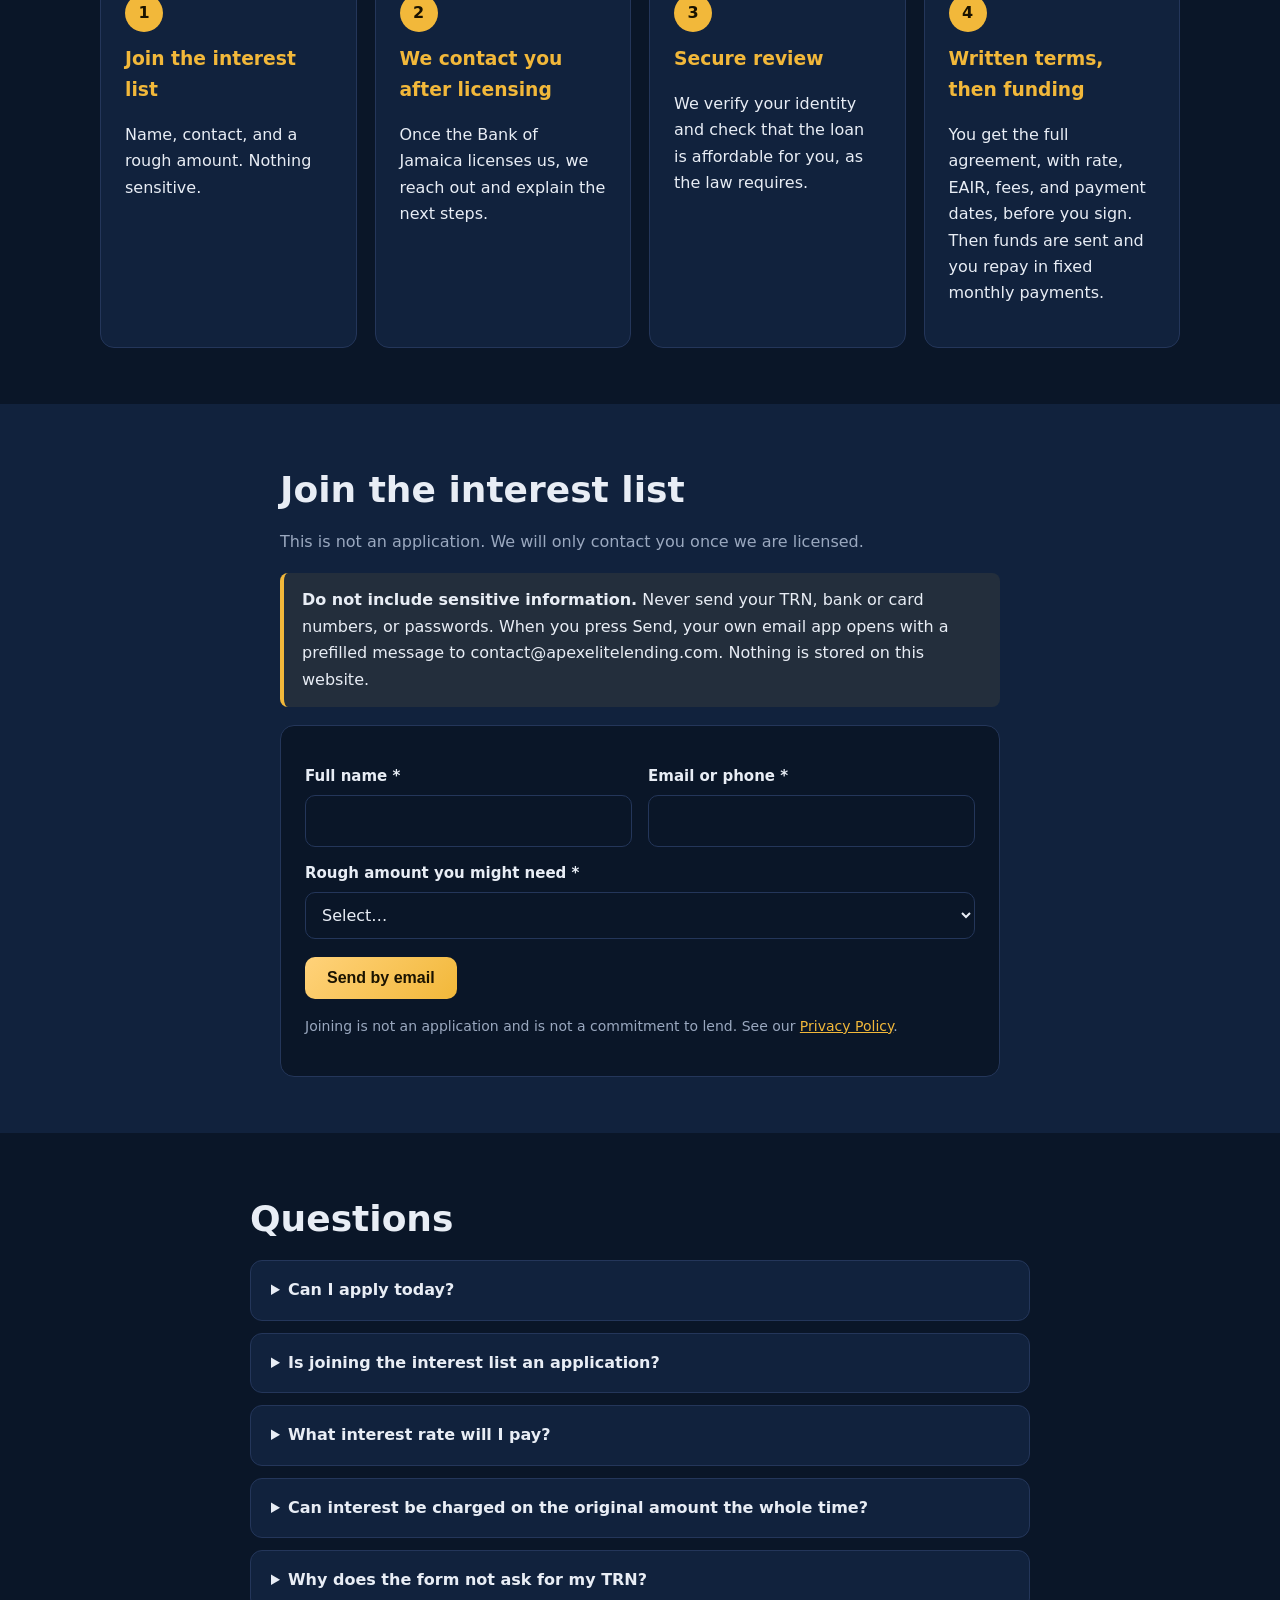
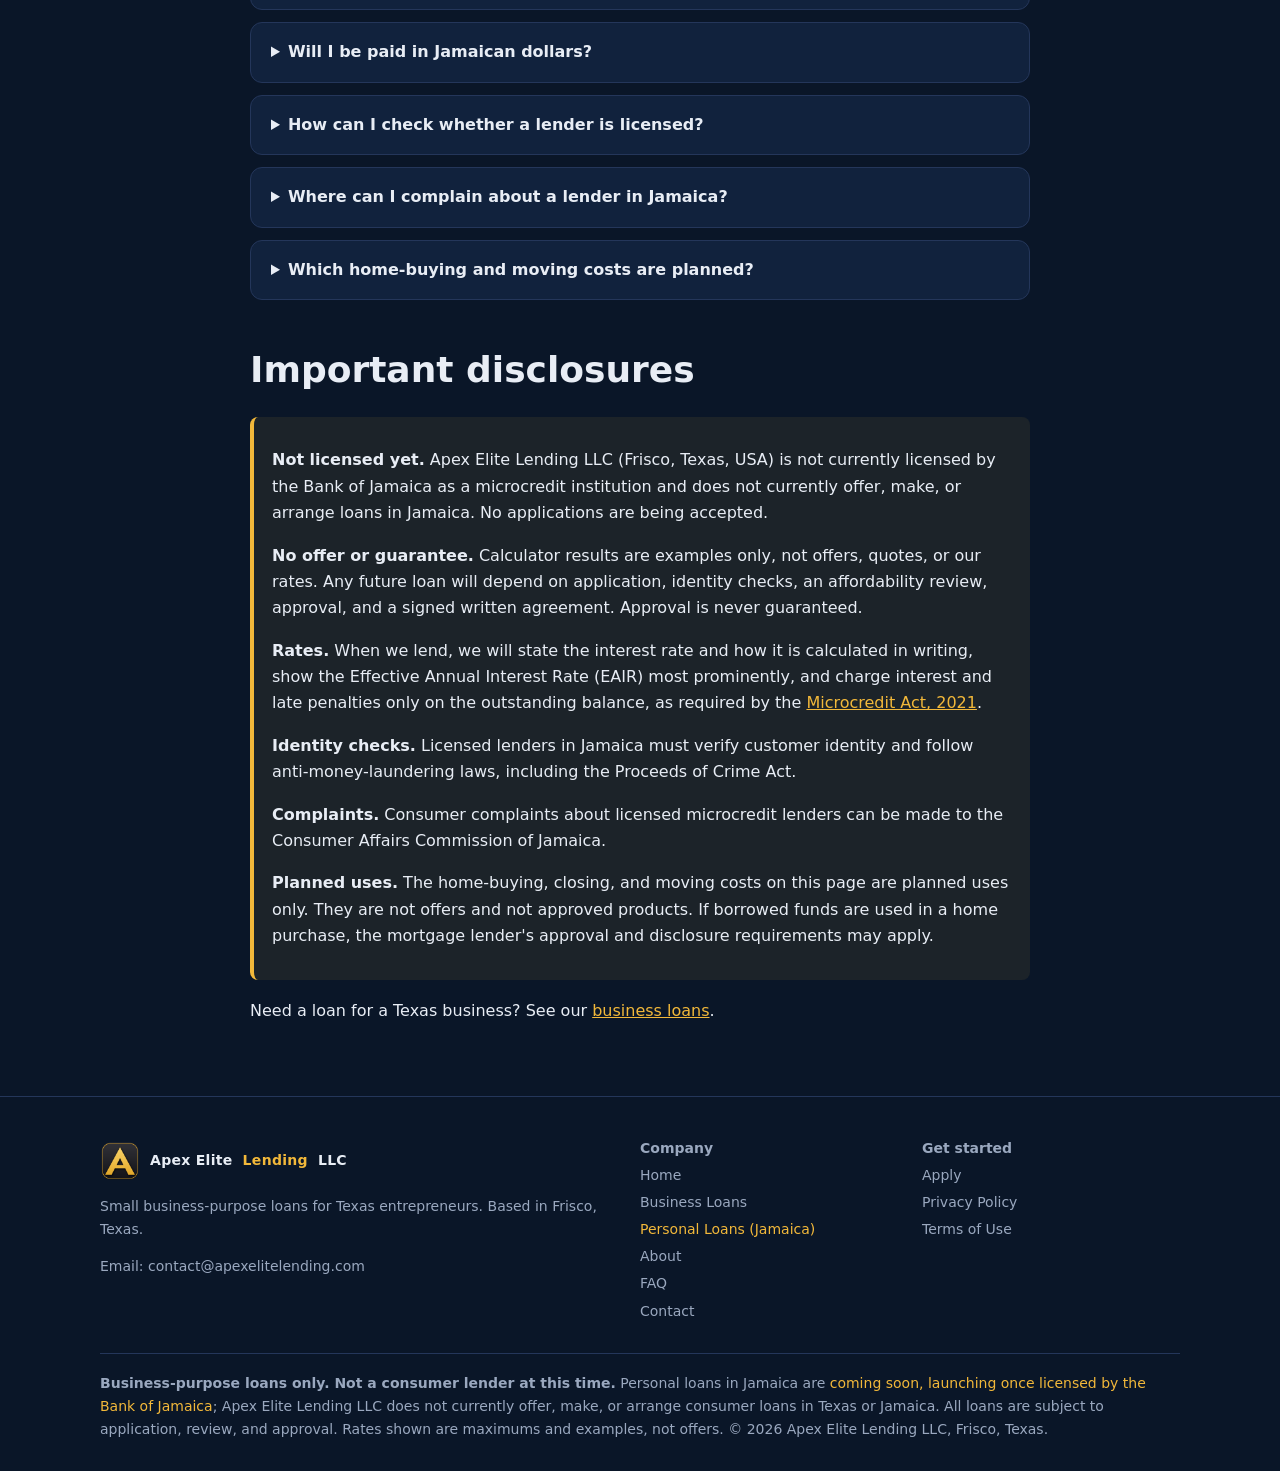
<file: personal-loans-jamaica.html>
<!doctype html><html lang="en"><head><meta charset="utf-8"><meta name="viewport" content="width=device-width,initial-scale=1">
<title>Personal Loans: Jamaica (Coming Soon) | Apex Elite Lending LLC</title><meta name="description" content="Personal loans for borrowers in Jamaica from Apex Elite Lending, coming soon and launching once licensed by the Bank of Jamaica."><meta name="theme-color" content="#0a1628">
<meta name="mobile-web-app-capable" content="yes"><meta name="apple-mobile-web-app-capable" content="yes"><meta name="apple-mobile-web-app-title" content="Apex Elite"><meta name="apple-mobile-web-app-status-bar-style" content="black-translucent">
<link rel="icon" href="favicon.png"><link rel="apple-touch-icon" href="apple-touch-icon.png"><link rel="manifest" href="manifest.json"><link rel="stylesheet" href="style.css?v=1"></head><body>
<header><div class="wrap nav"><a class="brand" href="index.html"><img src="logo.png" alt="Apex Elite logo" width="40" height="40">Apex Elite <span>Lending</span></a>
<button id="mt" aria-label="Menu" onclick="document.querySelector('nav.links').classList.toggle('open')">☰</button>
<nav class="links"><a href="index.html">Home</a><a href="business-loans.html">Business Loans</a><a href="personal-loans-jamaica.html" class=on style="color:var(--gold)">Personal Loans (Jamaica)</a><a href="about.html">About</a><a href="faq.html">FAQ</a><a href="contact.html">Contact</a><a class="btn" href="apply.html">Apply</a></nav></div></header>
<main>
<div class="page-h"><div class="wrap"><span class="pill">Coming soon</span><h1 style="color:var(--gold)">Personal Loans: Jamaica</h1><p>Launching once licensed by the Bank of Jamaica.</p></div></div>
<section><div class="wrap" style="max-width:860px"><div class="notice"><b>We are not lending in Jamaica yet.</b> Apex Elite Lending LLC is <b>not currently licensed</b> by the Bank of Jamaica under the Microcredit Act, 2021, and does not offer, make, or arrange personal loans in Jamaica today. We are not taking applications. This page explains our plans so you know what to expect.</div>
<p>We plan to offer small, fixed-payment personal loans to people living in Jamaica, in Jamaican dollars, with every cost shown in writing before you sign. You can always check whether any lender is licensed on the <a href="https://boj.org.jm/core-functions/financial-system/microcredit-regulation/list-of-licensed-microcredit-institutions/" target="_blank" rel="noopener">Bank of Jamaica's list of licensed microcredit institutions</a>.</p></div></section>
<section id="planned-uses"><div class="wrap" style="max-width:860px"><h2>Planned personal loan uses</h2>
<p class="lead">Once personal loans launch in Jamaica, we plan to consider them for home-buying and closing costs, and for moving expenses. These are planned uses only. They are not available today, not approved products, and not a promise that a loan will be approved.</p>
<ul class="check uses"><li>Earnest money</li><li>Home inspection</li><li>Home appraisal</li><li>Loan origination fee</li><li>Title insurance</li><li>Escrow and settlement fees</li><li>Property survey</li><li>Homeowners insurance</li><li>Prepaid property taxes</li><li>Moving expenses</li></ul>
<p class="note">If borrowed funds are used in a home purchase, the mortgage lender's approval and disclosure requirements may apply. Amounts, rates, and terms for these uses are not set.</p></div></section>
<section class="alt" id="calculator"><div class="wrap"><h2>Personal loan calculator</h2><p class="lead">See what a loan could cost. This is an illustration only, not an offer, a quote, or our rate.</p>
<div class="card" style="max-width:720px"><div class="row2"><div><label for="cur">Currency</label><select id="cur"><option value="JMD" selected>Jamaican dollars (JMD)</option><option value="USD">US dollars (USD)</option></select></div>
<div><label for="fx">Exchange rate (JMD per US$1)</label><input id="fx" type="number" min="1" step="0.5" value="160"></div>
<div><label for="jamt">Loan amount (<span id="cl">JMD</span>)</label><input id="jamt" type="number" min="0" step="1000" value="200000"></div>
<div><label for="jrate">Annual interest rate (%)</label><input id="jrate" type="number" min="0" max="200" step="0.5" value="30"></div>
<div><label for="jterm">Term (months)</label><input id="jterm" type="number" min="1" max="60" step="1" value="12"></div></div>
<div class="grid" style="margin-top:18px"><div><p class="note">Monthly payment</p><p class="out" id="jpay">-</p></div><div><p class="note">Total interest</p><p class="out" id="jint">-</p></div><div><p class="note">Total repaid</p><p class="out" id="jtot">-</p></div><div><p class="note">Effective annual rate (EAIR)</p><p class="out" id="jeair">-</p></div></div>
<h3 style="margin-top:22px">Payment summary</h3><div class="schedule"><table id="am" style="width:100%;border-collapse:collapse;font-size:15px"></table></div>
<p class="note">Assumes equal monthly payments, interest charged monthly on the remaining balance, and no fees. EAIR = (1 + rate ÷ 12)<sup>12</sup> − 1. The exchange rate is a rough example you can change; check a current rate with your bank or the Bank of Jamaica. Real loans may include fees and different terms, all shown in writing before you sign.</p></div>
<script>
const f0=(v,c)=>(c=='JMD'?'J$':'US$')+v.toLocaleString(undefined,{minimumFractionDigits:2,maximumFractionDigits:2});
let lastCur='JMD';
cur.addEventListener('change',()=>{let x=+fx.value||1,a=+jamt.value||0;jamt.value=cur.value=='USD'&&lastCur=='JMD'?(a/x).toFixed(0):cur.value=='JMD'&&lastCur=='USD'?(a*x).toFixed(0):a;lastCur=cur.value;cl.textContent=cur.value;jc()});
function jc(){const c=cur.value,a=Math.max(0,+jamt.value||0),R=Math.max(0,+jrate.value||0),r=R/1200,n=Math.max(1,Math.round(+jterm.value||1));
const p=r?a*r/(1-Math.pow(1+r,-n)):a/n;jpay.textContent=f0(p,c);jint.textContent=f0(p*n-a,c);jtot.textContent=f0(p*n,c);jeair.textContent=((Math.pow(1+r,12)-1)*100).toFixed(2)+'%';
let b=a,rows=[],yi=0,yp=0,yr=1;for(let m=1;m<=n;m++){const i=b*r,pr=p-i;b=Math.max(0,b-pr);yi+=i;yp+=pr;if(m%12==0||m==n){rows.push(`<tr><td>Year ${yr} (to month ${m})</td><td>${f0(yp,c)}</td><td>${f0(yi,c)}</td><td>${f0(b,c)}</td></tr>`);yr++;yi=0;yp=0}}
am.innerHTML='<tr style="text-align:left;color:var(--gold)"><th>Period</th><th>Principal paid</th><th>Interest paid</th><th>Balance left</th></tr>'+rows.join('');
am.querySelectorAll('td,th').forEach(e=>{e.style.padding='8px';e.style.borderBottom='1px solid var(--line)'})}
['fx','jamt','jrate','jterm'].forEach(i=>document.getElementById(i).addEventListener('input',jc));jc();</script></div></section>
<section><div class="wrap"><div class="grid">
<div class="card"><h3>Who can apply (once we launch)</h3><ul class="check"><li>Adults 18 or older living in Jamaica</li><li>A valid Jamaican government photo ID</li><li>Steady income you can show</li><li>A clear ability to repay, which we must check</li></ul><p class="note">Final rules will be set when we are licensed. Approval will never be guaranteed.</p></div>
<div class="card"><h3>Documents usually needed</h3><ul class="check"><li><b>Jamaican ID:</b> driver's licence, passport, or national voter ID</li><li><b>TRN (Taxpayer Registration Number):</b> required for identity checks, but collected only through our secure process later, <b>never on this website</b></li><li><b>Proof of income:</b> recent pay slips, a job letter, or bank statements</li><li><b>Proof of address:</b> a recent utility bill or bank statement</li></ul></div></div>
<h2 style="margin-top:50px">How it will work</h2><div class="grid">
<div class="card"><div class="num">1</div><h3>Join the interest list</h3><p>Name, contact, and a rough amount. Nothing sensitive.</p></div>
<div class="card"><div class="num">2</div><h3>We contact you after licensing</h3><p>Once the Bank of Jamaica licenses us, we reach out and explain the next steps.</p></div>
<div class="card"><div class="num">3</div><h3>Secure review</h3><p>We verify your identity and check that the loan is affordable for you, as the law requires.</p></div>
<div class="card"><div class="num">4</div><h3>Written terms, then funding</h3><p>You get the full agreement, with rate, EAIR, fees, and payment dates, before you sign. Then funds are sent and you repay in fixed monthly payments.</p></div></div></div></section>
<section class="alt" id="interest"><div class="wrap" style="max-width:760px"><h2>Join the interest list</h2><p class="lead">This is not an application. We will only contact you once we are licensed.</p>
<div class="notice"><b>Do not include sensitive information.</b> Never send your TRN, bank or card numbers, or passwords. When you press Send, your own email app opens with a prefilled message to contact@apexelitelending.com. Nothing is stored on this website.</div>
<form class="card" id="jf"><div class="row2"><div><label for="jn">Full name *</label><input id="jn" required autocomplete="name"></div><div><label for="je">Email or phone *</label><input id="je" required autocomplete="email"></div></div>
<label for="ja">Rough amount you might need *</label><select id="ja" required><option value="">Select…</option><option>Under J$100,000</option><option>J$100,000 to J$250,000</option><option>J$250,000 to J$500,000</option><option>Over J$500,000</option></select>
<p style="margin-top:18px"><button class="btn" type="submit">Send by email</button></p><p class="note">Joining is not an application and is not a commitment to lend. See our <a href="privacy.html">Privacy Policy</a>.</p></form>
<script>jf.addEventListener('submit',e=>{e.preventDefault();const v=i=>document.getElementById(i).value.trim();
location.href='mailto:contact@apexelitelending.com?subject='+encodeURIComponent('Jamaica personal loans - interest list')+'&body='+encodeURIComponent(`Name: ${v('jn')}\nEmail or phone: ${v('je')}\nRough amount: ${v('ja')}\n\nPlease contact me when personal loans in Jamaica are available.`)});</script></div></section>
<section><div class="wrap" style="max-width:820px"><h2>Questions</h2><details><summary>Can I apply today?</summary><p>Not yet. Apex Elite Lending is not yet licensed by the Bank of Jamaica, and in Jamaica it is an offence to offer microcredit without a licence. You can join the interest list, and we will contact you when we launch.</p></details><details><summary>Is joining the interest list an application?</summary><p>No. It only tells us you are interested. It is not an application, an approval, or a promise to lend.</p></details><details><summary>What interest rate will I pay?</summary><p>We have not set rates yet. Jamaican law requires a licensed lender to tell you the rate and how it is calculated in writing, and to show the Effective Annual Interest Rate (EAIR) most prominently. You will see all of this before you sign anything.</p></details><details><summary>Can interest be charged on the original amount the whole time?</summary><p>No. Under the Microcredit Act, interest and late penalties must be calculated on the outstanding balance, not the original amount borrowed.</p></details><details><summary>Why does the form not ask for my TRN?</summary><p>To protect you. We will never ask for your TRN, bank details, or card numbers through this website. After we are licensed, identity checks will be done through a secure process.</p></details><details><summary>Will I be paid in Jamaican dollars?</summary><p>We expect loans to be made and repaid in Jamaican dollars (JMD). The USD view in the calculator is only for comparison.</p></details><details><summary>How can I check whether a lender is licensed?</summary><p>The Bank of Jamaica publishes its list of licensed microcredit institutions on its website. Always check it before borrowing from anyone, including us.</p></details><details><summary>Where can I complain about a lender in Jamaica?</summary><p>The Consumer Affairs Commission (CAC) handles consumer complaints about licensed microcredit institutions.</p></details><details><summary>Which home-buying and moving costs are planned?</summary><p>None are available today. After licensing, we plan to consider personal loans for Earnest money, Home inspection, Home appraisal, Loan origination fee, Title insurance, Escrow and settlement fees, Property survey, Homeowners insurance, Prepaid property taxes, and Moving expenses. These are planned uses, not approved products, and approval is not guaranteed. If borrowed funds are used in a home purchase, the mortgage lender's approval and disclosure requirements may apply. Amounts, rates, and terms are not set.</p></details>
<h2 style="margin-top:40px">Important disclosures</h2><div class="notice">
<p><b>Not licensed yet.</b> Apex Elite Lending LLC (Frisco, Texas, USA) is not currently licensed by the Bank of Jamaica as a microcredit institution and does not currently offer, make, or arrange loans in Jamaica. No applications are being accepted.</p>
<p><b>No offer or guarantee.</b> Calculator results are examples only, not offers, quotes, or our rates. Any future loan will depend on application, identity checks, an affordability review, approval, and a signed written agreement. Approval is never guaranteed.</p>
<p><b>Rates.</b> When we lend, we will state the interest rate and how it is calculated in writing, show the Effective Annual Interest Rate (EAIR) most prominently, and charge interest and late penalties only on the outstanding balance, as required by the <a href="https://japarliament.gov.jm/attachments/article/339/The%20Microcredit%20Act,%202021.pdf" target="_blank" rel="noopener">Microcredit Act, 2021</a>.</p>
<p><b>Identity checks.</b> Licensed lenders in Jamaica must verify customer identity and follow anti-money-laundering laws, including the Proceeds of Crime Act.</p>
<p><b>Complaints.</b> Consumer complaints about licensed microcredit lenders can be made to the Consumer Affairs Commission of Jamaica.</p>
<p><b>Planned uses.</b> The home-buying, closing, and moving costs on this page are planned uses only. They are not offers and not approved products. If borrowed funds are used in a home purchase, the mortgage lender's approval and disclosure requirements may apply.</p></div>
<p>Need a loan for a Texas business? See our <a href="business-loans.html">business loans</a>.</p></div></section></main>
<footer><div class="wrap"><div class="fgrid"><div><a class="brand" href="index.html" style="display:flex"><img src="logo.png" alt="" width="32" height="32">Apex Elite <span>Lending</span> LLC</a>
<p>Small business-purpose loans for Texas entrepreneurs. Based in Frisco, Texas.</p><p>Email: <a style="display:inline" href="mailto:contact@apexelitelending.com">contact@apexelitelending.com</a></p></div>
<div><b>Company</b><a href="index.html">Home</a><a href="business-loans.html">Business Loans</a><a href="personal-loans-jamaica.html" style="color:var(--gold)">Personal Loans (Jamaica)</a><a href="about.html">About</a><a href="faq.html">FAQ</a><a href="contact.html">Contact</a></div><div><b>Get started</b><a href="apply.html">Apply</a><a href="privacy.html">Privacy Policy</a><a href="terms.html">Terms of Use</a></div></div>
<div class="disc"><b>Business-purpose loans only. Not a consumer lender at this time.</b> Personal loans in Jamaica are <a style="display:inline" href="personal-loans-jamaica.html">coming soon, launching once licensed by the Bank of Jamaica</a>; Apex Elite Lending LLC does not currently offer, make, or arrange consumer loans in Texas or Jamaica. All loans are subject to application, review, and approval. Rates shown are maximums and examples, not offers. © 2026 Apex Elite Lending LLC, Frisco, Texas.</div></div></footer>
<script>if('serviceWorker' in navigator){navigator.serviceWorker.register('sw.js').catch(function(){})}</script>
</body></html>
</file>
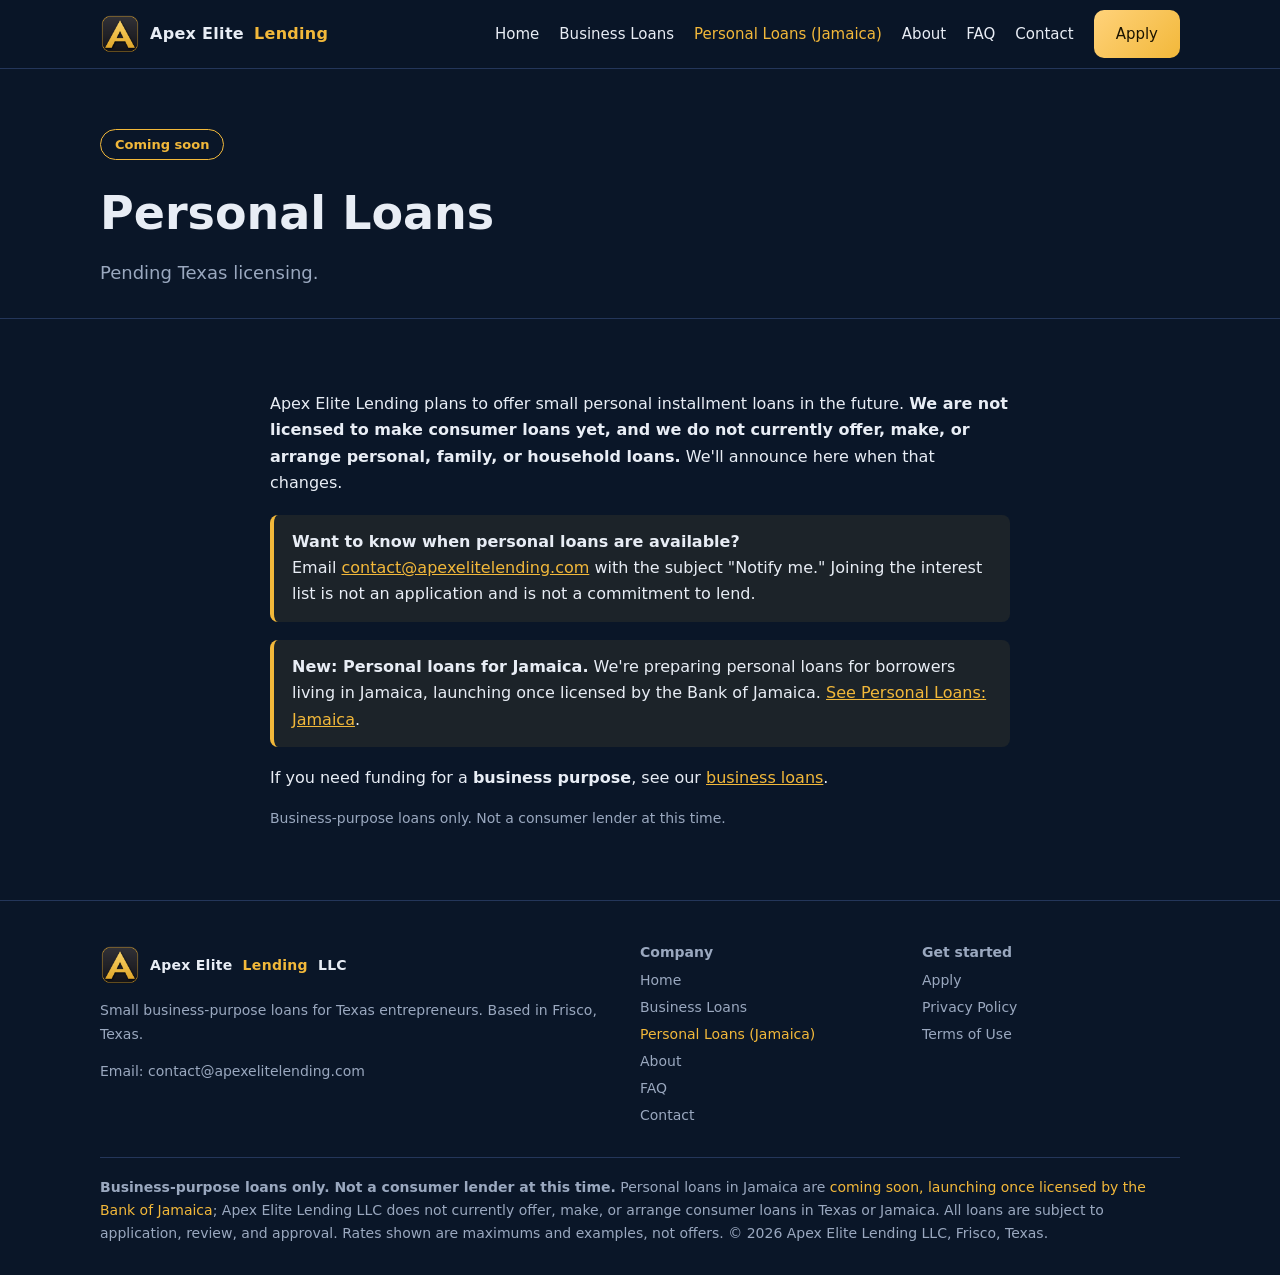
<file: personal-loans.html>
<!doctype html><html lang="en"><head><meta charset="utf-8"><meta name="viewport" content="width=device-width,initial-scale=1">
<title>Personal Loans: Coming Soon | Apex Elite Lending LLC</title><meta name="description" content="Personal loans from Apex Elite Lending are coming soon, pending Texas licensing."><meta name="theme-color" content="#0a1628">
<meta name="mobile-web-app-capable" content="yes"><meta name="apple-mobile-web-app-capable" content="yes"><meta name="apple-mobile-web-app-title" content="Apex Elite"><meta name="apple-mobile-web-app-status-bar-style" content="black-translucent">
<link rel="icon" href="favicon.png"><link rel="apple-touch-icon" href="apple-touch-icon.png"><link rel="manifest" href="manifest.json"><link rel="stylesheet" href="style.css?v=1"></head><body>
<header><div class="wrap nav"><a class="brand" href="index.html"><img src="logo.png" alt="Apex Elite logo" width="40" height="40">Apex Elite <span>Lending</span></a>
<button id="mt" aria-label="Menu" onclick="document.querySelector('nav.links').classList.toggle('open')">☰</button>
<nav class="links"><a href="index.html">Home</a><a href="business-loans.html">Business Loans</a><a href="personal-loans-jamaica.html" style="color:var(--gold)">Personal Loans (Jamaica)</a><a href="about.html">About</a><a href="faq.html">FAQ</a><a href="contact.html">Contact</a><a class="btn" href="apply.html">Apply</a></nav></div></header>
<main>
<div class="page-h"><div class="wrap"><span class="pill">Coming soon</span><h1>Personal Loans</h1><p>Pending Texas licensing.</p></div></div>
<section><div class="wrap" style="max-width:780px"><p>Apex Elite Lending plans to offer small personal installment loans in the future. <b>We are not licensed to make consumer loans yet, and we do not currently offer, make, or arrange personal, family, or household loans.</b> We'll announce here when that changes.</p>
<div class="notice"><b>Want to know when personal loans are available?</b><br>Email <a href="mailto:contact@apexelitelending.com?subject=Personal%20loans%20-%20notify%20me&body=Please%20let%20me%20know%20when%20personal%20loans%20become%20available.">contact@apexelitelending.com</a> with the subject "Notify me." Joining the interest list is not an application and is not a commitment to lend.</div>
<div class="notice"><b>New: Personal loans for Jamaica.</b> We're preparing personal loans for borrowers living in Jamaica, launching once licensed by the Bank of Jamaica. <a href="personal-loans-jamaica.html">See Personal Loans: Jamaica</a>.</div>
<p>If you need funding for a <b>business purpose</b>, see our <a href="business-loans.html">business loans</a>.</p><p class="note">Business-purpose loans only. Not a consumer lender at this time.</p></div></section></main>
<footer><div class="wrap"><div class="fgrid"><div><a class="brand" href="index.html" style="display:flex"><img src="logo.png" alt="" width="32" height="32">Apex Elite <span>Lending</span> LLC</a>
<p>Small business-purpose loans for Texas entrepreneurs. Based in Frisco, Texas.</p><p>Email: <a style="display:inline" href="mailto:contact@apexelitelending.com">contact@apexelitelending.com</a></p></div>
<div><b>Company</b><a href="index.html">Home</a><a href="business-loans.html">Business Loans</a><a href="personal-loans-jamaica.html" style="color:var(--gold)">Personal Loans (Jamaica)</a><a href="about.html">About</a><a href="faq.html">FAQ</a><a href="contact.html">Contact</a></div><div><b>Get started</b><a href="apply.html">Apply</a><a href="privacy.html">Privacy Policy</a><a href="terms.html">Terms of Use</a></div></div>
<div class="disc"><b>Business-purpose loans only. Not a consumer lender at this time.</b> Personal loans in Jamaica are <a style="display:inline" href="personal-loans-jamaica.html">coming soon, launching once licensed by the Bank of Jamaica</a>; Apex Elite Lending LLC does not currently offer, make, or arrange consumer loans in Texas or Jamaica. All loans are subject to application, review, and approval. Rates shown are maximums and examples, not offers. © 2026 Apex Elite Lending LLC, Frisco, Texas.</div></div></footer>
<script>if('serviceWorker' in navigator){navigator.serviceWorker.register('sw.js').catch(function(){})}</script>
</body></html>
</file>
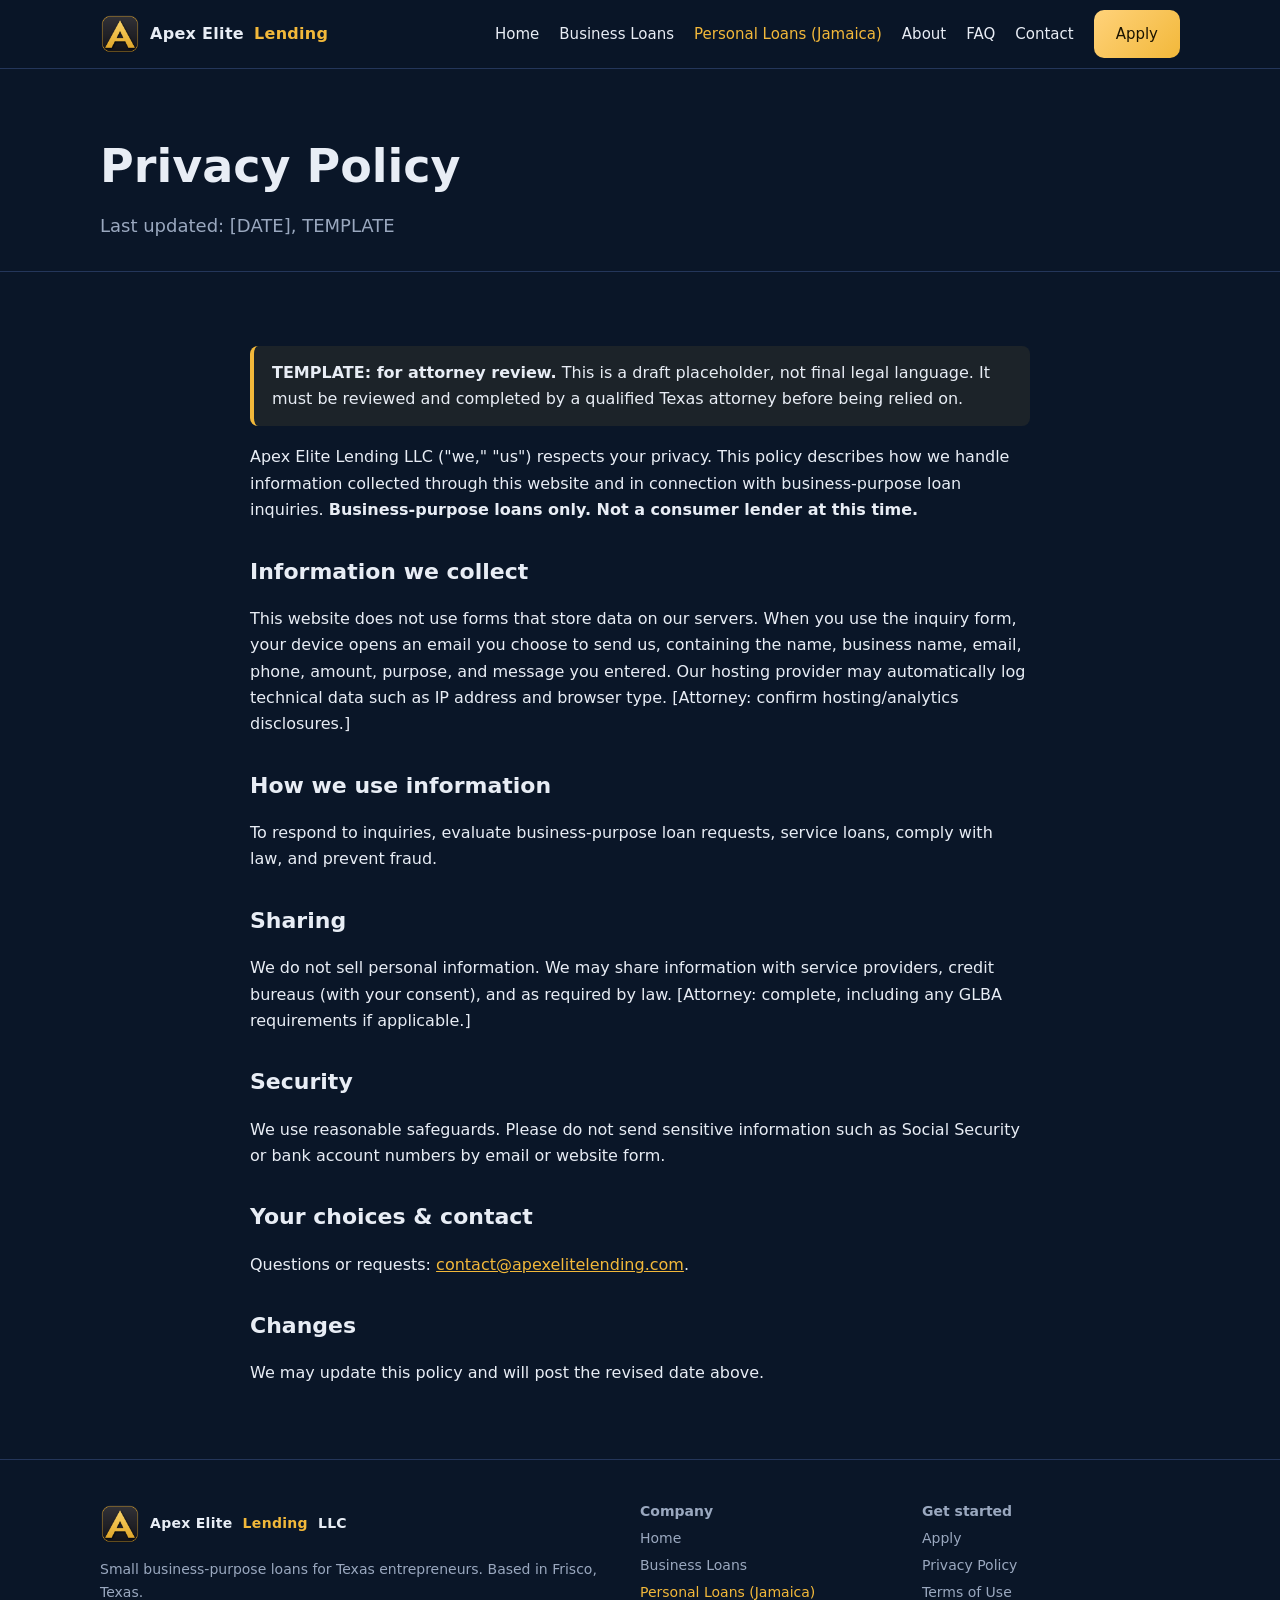
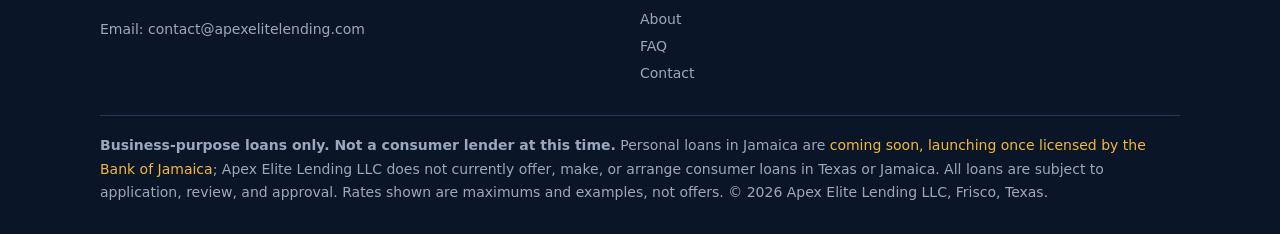
<file: privacy.html>
<!doctype html><html lang="en"><head><meta charset="utf-8"><meta name="viewport" content="width=device-width,initial-scale=1">
<title>Privacy Policy | Apex Elite Lending LLC</title><meta name="description" content="Privacy Policy (template) for Apex Elite Lending LLC."><meta name="theme-color" content="#0a1628">
<meta name="mobile-web-app-capable" content="yes"><meta name="apple-mobile-web-app-capable" content="yes"><meta name="apple-mobile-web-app-title" content="Apex Elite"><meta name="apple-mobile-web-app-status-bar-style" content="black-translucent">
<link rel="icon" href="favicon.png"><link rel="apple-touch-icon" href="apple-touch-icon.png"><link rel="manifest" href="manifest.json"><link rel="stylesheet" href="style.css?v=1"></head><body>
<header><div class="wrap nav"><a class="brand" href="index.html"><img src="logo.png" alt="Apex Elite logo" width="40" height="40">Apex Elite <span>Lending</span></a>
<button id="mt" aria-label="Menu" onclick="document.querySelector('nav.links').classList.toggle('open')">☰</button>
<nav class="links"><a href="index.html">Home</a><a href="business-loans.html">Business Loans</a><a href="personal-loans-jamaica.html" style="color:var(--gold)">Personal Loans (Jamaica)</a><a href="about.html">About</a><a href="faq.html">FAQ</a><a href="contact.html">Contact</a><a class="btn" href="apply.html">Apply</a></nav></div></header>
<main><div class="page-h"><div class="wrap"><h1>Privacy Policy</h1><p>Last updated: [DATE], TEMPLATE</p></div></div><section class="legal"><div class="wrap" style="max-width:820px"><div class="notice"><b>TEMPLATE: for attorney review.</b> This is a draft placeholder, not final legal language. It must be reviewed and completed by a qualified Texas attorney before being relied on.</div>
<p>Apex Elite Lending LLC ("we," "us") respects your privacy. This policy describes how we handle information collected through this website and in connection with business-purpose loan inquiries. <b>Business-purpose loans only. Not a consumer lender at this time.</b></p>
<h2>Information we collect</h2><p>This website does not use forms that store data on our servers. When you use the inquiry form, your device opens an email you choose to send us, containing the name, business name, email, phone, amount, purpose, and message you entered. Our hosting provider may automatically log technical data such as IP address and browser type. [Attorney: confirm hosting/analytics disclosures.]</p>
<h2>How we use information</h2><p>To respond to inquiries, evaluate business-purpose loan requests, service loans, comply with law, and prevent fraud.</p>
<h2>Sharing</h2><p>We do not sell personal information. We may share information with service providers, credit bureaus (with your consent), and as required by law. [Attorney: complete, including any GLBA requirements if applicable.]</p>
<h2>Security</h2><p>We use reasonable safeguards. Please do not send sensitive information such as Social Security or bank account numbers by email or website form.</p>
<h2>Your choices & contact</h2><p>Questions or requests: <a href="mailto:contact@apexelitelending.com">contact@apexelitelending.com</a>.</p><h2>Changes</h2><p>We may update this policy and will post the revised date above.</p></div></section></main>
<footer><div class="wrap"><div class="fgrid"><div><a class="brand" href="index.html" style="display:flex"><img src="logo.png" alt="" width="32" height="32">Apex Elite <span>Lending</span> LLC</a>
<p>Small business-purpose loans for Texas entrepreneurs. Based in Frisco, Texas.</p><p>Email: <a style="display:inline" href="mailto:contact@apexelitelending.com">contact@apexelitelending.com</a></p></div>
<div><b>Company</b><a href="index.html">Home</a><a href="business-loans.html">Business Loans</a><a href="personal-loans-jamaica.html" style="color:var(--gold)">Personal Loans (Jamaica)</a><a href="about.html">About</a><a href="faq.html">FAQ</a><a href="contact.html">Contact</a></div><div><b>Get started</b><a href="apply.html">Apply</a><a href="privacy.html">Privacy Policy</a><a href="terms.html">Terms of Use</a></div></div>
<div class="disc"><b>Business-purpose loans only. Not a consumer lender at this time.</b> Personal loans in Jamaica are <a style="display:inline" href="personal-loans-jamaica.html">coming soon, launching once licensed by the Bank of Jamaica</a>; Apex Elite Lending LLC does not currently offer, make, or arrange consumer loans in Texas or Jamaica. All loans are subject to application, review, and approval. Rates shown are maximums and examples, not offers. © 2026 Apex Elite Lending LLC, Frisco, Texas.</div></div></footer>
<script>if('serviceWorker' in navigator){navigator.serviceWorker.register('sw.js').catch(function(){})}</script>
</body></html>
</file>
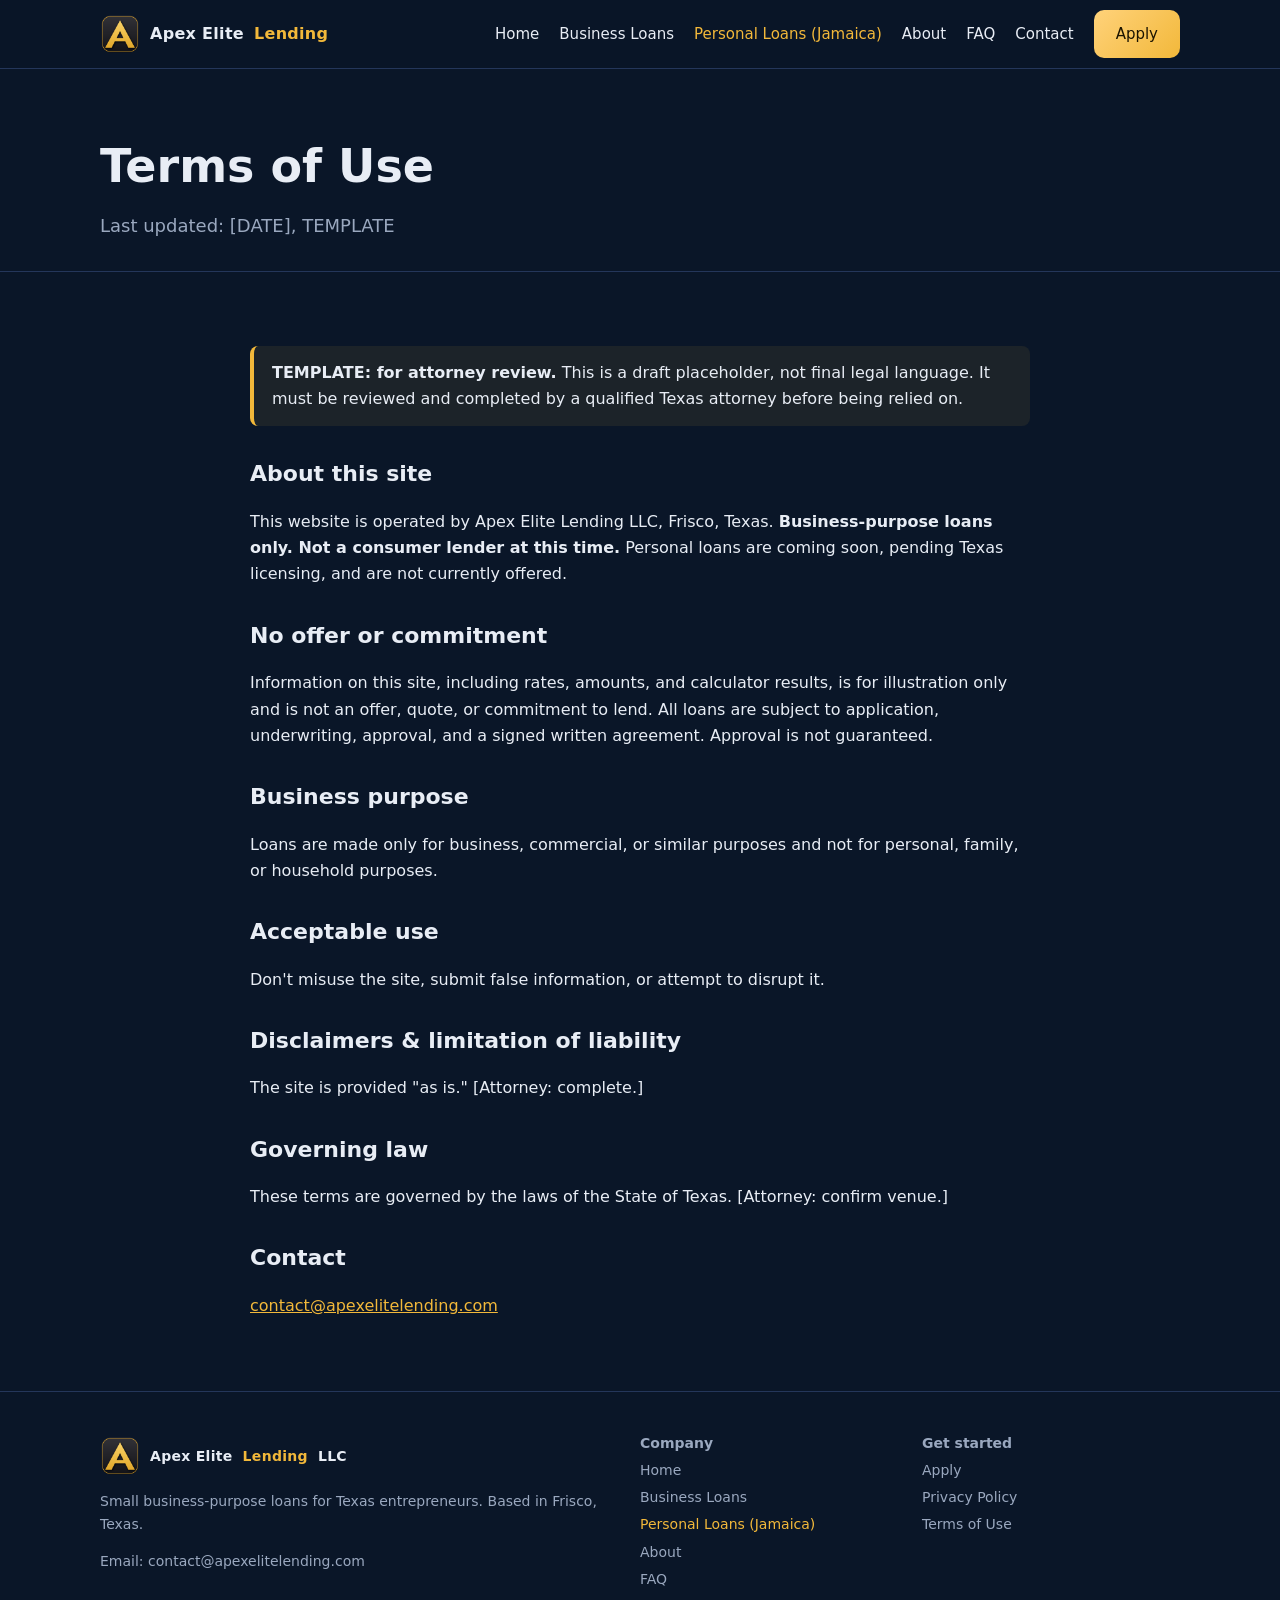
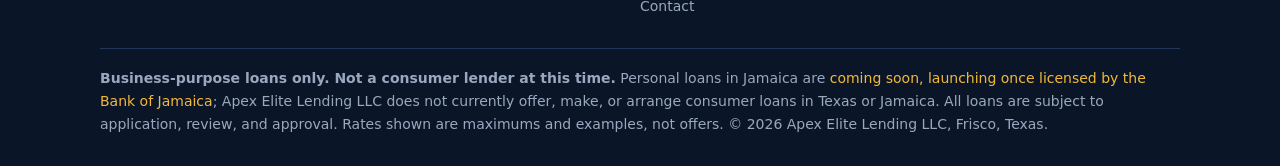
<file: terms.html>
<!doctype html><html lang="en"><head><meta charset="utf-8"><meta name="viewport" content="width=device-width,initial-scale=1">
<title>Terms of Use | Apex Elite Lending LLC</title><meta name="description" content="Terms of Use (template) for the Apex Elite Lending LLC website."><meta name="theme-color" content="#0a1628">
<meta name="mobile-web-app-capable" content="yes"><meta name="apple-mobile-web-app-capable" content="yes"><meta name="apple-mobile-web-app-title" content="Apex Elite"><meta name="apple-mobile-web-app-status-bar-style" content="black-translucent">
<link rel="icon" href="favicon.png"><link rel="apple-touch-icon" href="apple-touch-icon.png"><link rel="manifest" href="manifest.json"><link rel="stylesheet" href="style.css?v=1"></head><body>
<header><div class="wrap nav"><a class="brand" href="index.html"><img src="logo.png" alt="Apex Elite logo" width="40" height="40">Apex Elite <span>Lending</span></a>
<button id="mt" aria-label="Menu" onclick="document.querySelector('nav.links').classList.toggle('open')">☰</button>
<nav class="links"><a href="index.html">Home</a><a href="business-loans.html">Business Loans</a><a href="personal-loans-jamaica.html" style="color:var(--gold)">Personal Loans (Jamaica)</a><a href="about.html">About</a><a href="faq.html">FAQ</a><a href="contact.html">Contact</a><a class="btn" href="apply.html">Apply</a></nav></div></header>
<main><div class="page-h"><div class="wrap"><h1>Terms of Use</h1><p>Last updated: [DATE], TEMPLATE</p></div></div><section class="legal"><div class="wrap" style="max-width:820px"><div class="notice"><b>TEMPLATE: for attorney review.</b> This is a draft placeholder, not final legal language. It must be reviewed and completed by a qualified Texas attorney before being relied on.</div>
<h2>About this site</h2><p>This website is operated by Apex Elite Lending LLC, Frisco, Texas. <b>Business-purpose loans only. Not a consumer lender at this time.</b> Personal loans are coming soon, pending Texas licensing, and are not currently offered.</p>
<h2>No offer or commitment</h2><p>Information on this site, including rates, amounts, and calculator results, is for illustration only and is not an offer, quote, or commitment to lend. All loans are subject to application, underwriting, approval, and a signed written agreement. Approval is not guaranteed.</p>
<h2>Business purpose</h2><p>Loans are made only for business, commercial, or similar purposes and not for personal, family, or household purposes.</p>
<h2>Acceptable use</h2><p>Don't misuse the site, submit false information, or attempt to disrupt it.</p><h2>Disclaimers & limitation of liability</h2><p>The site is provided "as is." [Attorney: complete.]</p>
<h2>Governing law</h2><p>These terms are governed by the laws of the State of Texas. [Attorney: confirm venue.]</p><h2>Contact</h2><p><a href="mailto:contact@apexelitelending.com">contact@apexelitelending.com</a></p></div></section></main>
<footer><div class="wrap"><div class="fgrid"><div><a class="brand" href="index.html" style="display:flex"><img src="logo.png" alt="" width="32" height="32">Apex Elite <span>Lending</span> LLC</a>
<p>Small business-purpose loans for Texas entrepreneurs. Based in Frisco, Texas.</p><p>Email: <a style="display:inline" href="mailto:contact@apexelitelending.com">contact@apexelitelending.com</a></p></div>
<div><b>Company</b><a href="index.html">Home</a><a href="business-loans.html">Business Loans</a><a href="personal-loans-jamaica.html" style="color:var(--gold)">Personal Loans (Jamaica)</a><a href="about.html">About</a><a href="faq.html">FAQ</a><a href="contact.html">Contact</a></div><div><b>Get started</b><a href="apply.html">Apply</a><a href="privacy.html">Privacy Policy</a><a href="terms.html">Terms of Use</a></div></div>
<div class="disc"><b>Business-purpose loans only. Not a consumer lender at this time.</b> Personal loans in Jamaica are <a style="display:inline" href="personal-loans-jamaica.html">coming soon, launching once licensed by the Bank of Jamaica</a>; Apex Elite Lending LLC does not currently offer, make, or arrange consumer loans in Texas or Jamaica. All loans are subject to application, review, and approval. Rates shown are maximums and examples, not offers. © 2026 Apex Elite Lending LLC, Frisco, Texas.</div></div></footer>
<script>if('serviceWorker' in navigator){navigator.serviceWorker.register('sw.js').catch(function(){})}</script>
</body></html>
</file>
<file: style.css>
:root{--navy:#0a1628;--navy2:#11223d;--line:#24365a;--gold:#f2b83a;--gold2:#ffd27a;--fg:#e8edf5;--mut:#9aa8bf}
*{box-sizing:border-box}html{scroll-behavior:smooth}section,.page-h{scroll-margin-top:80px}body{margin:0;background:var(--navy);color:var(--fg);font:16px/1.65 system-ui,-apple-system,Segoe UI,Roboto,sans-serif}
a{color:var(--gold)}img{max-width:100%}.wrap{max-width:1120px;margin:auto;padding:0 20px}
header{position:sticky;top:0;z-index:9;background:#0a1628f2;border-bottom:1px solid var(--line);backdrop-filter:blur(8px)}
.nav{display:flex;align-items:center;justify-content:space-between;height:68px}.brand{display:flex;align-items:center;gap:10px;color:var(--fg);text-decoration:none;font-weight:800;letter-spacing:.3px}.brand img{width:40px;height:40px}.brand span{color:var(--gold)}
nav.links{display:flex;gap:20px;align-items:center}nav.links a{color:var(--fg);text-decoration:none;font-weight:500;font-size:15px}nav.links a:hover,nav.links a.on{color:var(--gold)}
.btn{display:inline-block;background:linear-gradient(135deg,var(--gold2),var(--gold));color:#1a1300!important;font-weight:700;padding:12px 22px;border-radius:10px;text-decoration:none;border:0;cursor:pointer;font-size:16px}.btn.ghost{background:none;color:var(--gold)!important;border:1px solid var(--gold)}
#mt{display:none;background:none;border:1px solid var(--line);color:var(--fg);border-radius:8px;padding:6px 10px;font-size:20px;min-width:44px;min-height:44px}
.hero{padding:90px 0 70px;background:radial-gradient(900px 400px at 80% 0,#1d3561 0,transparent 70%)}.hero h1{font-size:clamp(32px,5vw,54px);line-height:1.12;margin:0 0 18px}.hero h1 em{color:var(--gold);font-style:normal}.hero p{font-size:19px;color:var(--mut);max-width:640px}
.pill{display:inline-block;border:1px solid var(--gold);color:var(--gold);border-radius:99px;padding:4px 14px;font-size:13px;font-weight:600;margin-bottom:16px}
section{padding:56px 0}section.alt{background:var(--navy2)}h2{font-size:clamp(26px,3.4vw,36px);margin:0 0 10px}h2+p.lead{color:var(--mut);margin-top:0}h3{color:var(--gold);margin:0 0 6px}
.grid{display:grid;gap:18px;grid-template-columns:repeat(auto-fit,minmax(240px,1fr));margin-top:26px}.card{background:var(--navy2);border:1px solid var(--line);border-radius:14px;padding:24px}section.alt .card{background:var(--navy)}
.num{width:38px;height:38px;border-radius:50%;background:var(--gold);color:#1a1300;font-weight:800;display:grid;place-items:center;margin-bottom:12px}
.page-h{padding:60px 0 30px;border-bottom:1px solid var(--line)}.page-h h1{margin:0;font-size:clamp(30px,4.5vw,46px)}.page-h p{color:var(--mut);margin:6px 0 0;font-size:18px}
ul.check{list-style:none;padding:0}ul.check li{padding-left:28px;position:relative;margin:8px 0}ul.check li:before{content:'✓';position:absolute;left:0;color:var(--gold);font-weight:800}
label{display:block;font-weight:600;margin:14px 0 6px;font-size:15px}input,select,textarea{width:100%;background:var(--navy);color:var(--fg);border:1px solid var(--line);border-radius:10px;padding:12px;font:inherit}input:focus,select:focus,textarea:focus{outline:2px solid var(--gold);border-color:transparent}
.row2{display:grid;grid-template-columns:1fr 1fr;gap:0 16px}.out{font-size:34px;font-weight:800;color:var(--gold)}.note{font-size:14px;color:var(--mut)}
.notice{border-left:4px solid var(--gold);background:#f2b83a14;padding:14px 18px;border-radius:8px;margin:18px 0}.todo{background:#ff5d5d22;color:#ffb3b3;border:1px dashed #ff8080;padding:1px 6px;border-radius:5px;font-size:13px;font-weight:700}
details{background:var(--navy2);border:1px solid var(--line);border-radius:12px;padding:16px 20px;margin:12px 0}summary{cursor:pointer;font-weight:700}details p{color:var(--mut);margin-bottom:0}
footer{border-top:1px solid var(--line);padding:40px 0 30px;color:var(--mut);font-size:14px}.fgrid{display:grid;grid-template-columns:2fr 1fr 1fr;gap:24px}footer a{color:var(--mut);text-decoration:none;display:block;margin:4px 0}footer a:hover{color:var(--gold)}.disc{margin-top:26px;padding-top:18px;border-top:1px solid var(--line)}
.legal h2{font-size:22px;margin-top:30px}
.uses{display:grid;gap:12px;grid-template-columns:repeat(auto-fit,minmax(210px,1fr));list-style:none;padding:0;margin:18px 0}
.uses li{margin:0;background:var(--navy2);border:1px solid var(--line);border-radius:12px;padding:12px 14px 12px 36px}
section.alt .uses li{background:var(--navy)}
.schedule{overflow-x:auto;-webkit-overflow-scrolling:touch}
.schedule table{min-width:560px}
@media(max-width:1100px){#mt{display:block}nav.links{display:none;position:absolute;top:68px;left:0;right:0;background:var(--navy);flex-direction:column;padding:8px 16px 16px;border-bottom:1px solid var(--line);align-items:stretch;gap:0;max-height:calc(100dvh - 68px);overflow:auto;z-index:10}nav.links.open{display:flex}nav.links a{display:flex;align-items:center;min-height:44px;padding:10px 8px;font-size:17px}.hero{padding:56px 0 46px}.fgrid{grid-template-columns:1fr 1fr}}
@media(max-width:800px){.fgrid,.row2{grid-template-columns:1fr}.out{font-size:28px}section{padding:42px 0}.page-h{padding:42px 0 20px}}
@media(max-width:380px){.brand{font-size:14px;gap:8px}.wrap{padding:0 14px}}
nav.links a[href="personal-loans-jamaica.html"],footer a[href="personal-loans-jamaica.html"]{color:var(--gold)!important}
</file>
